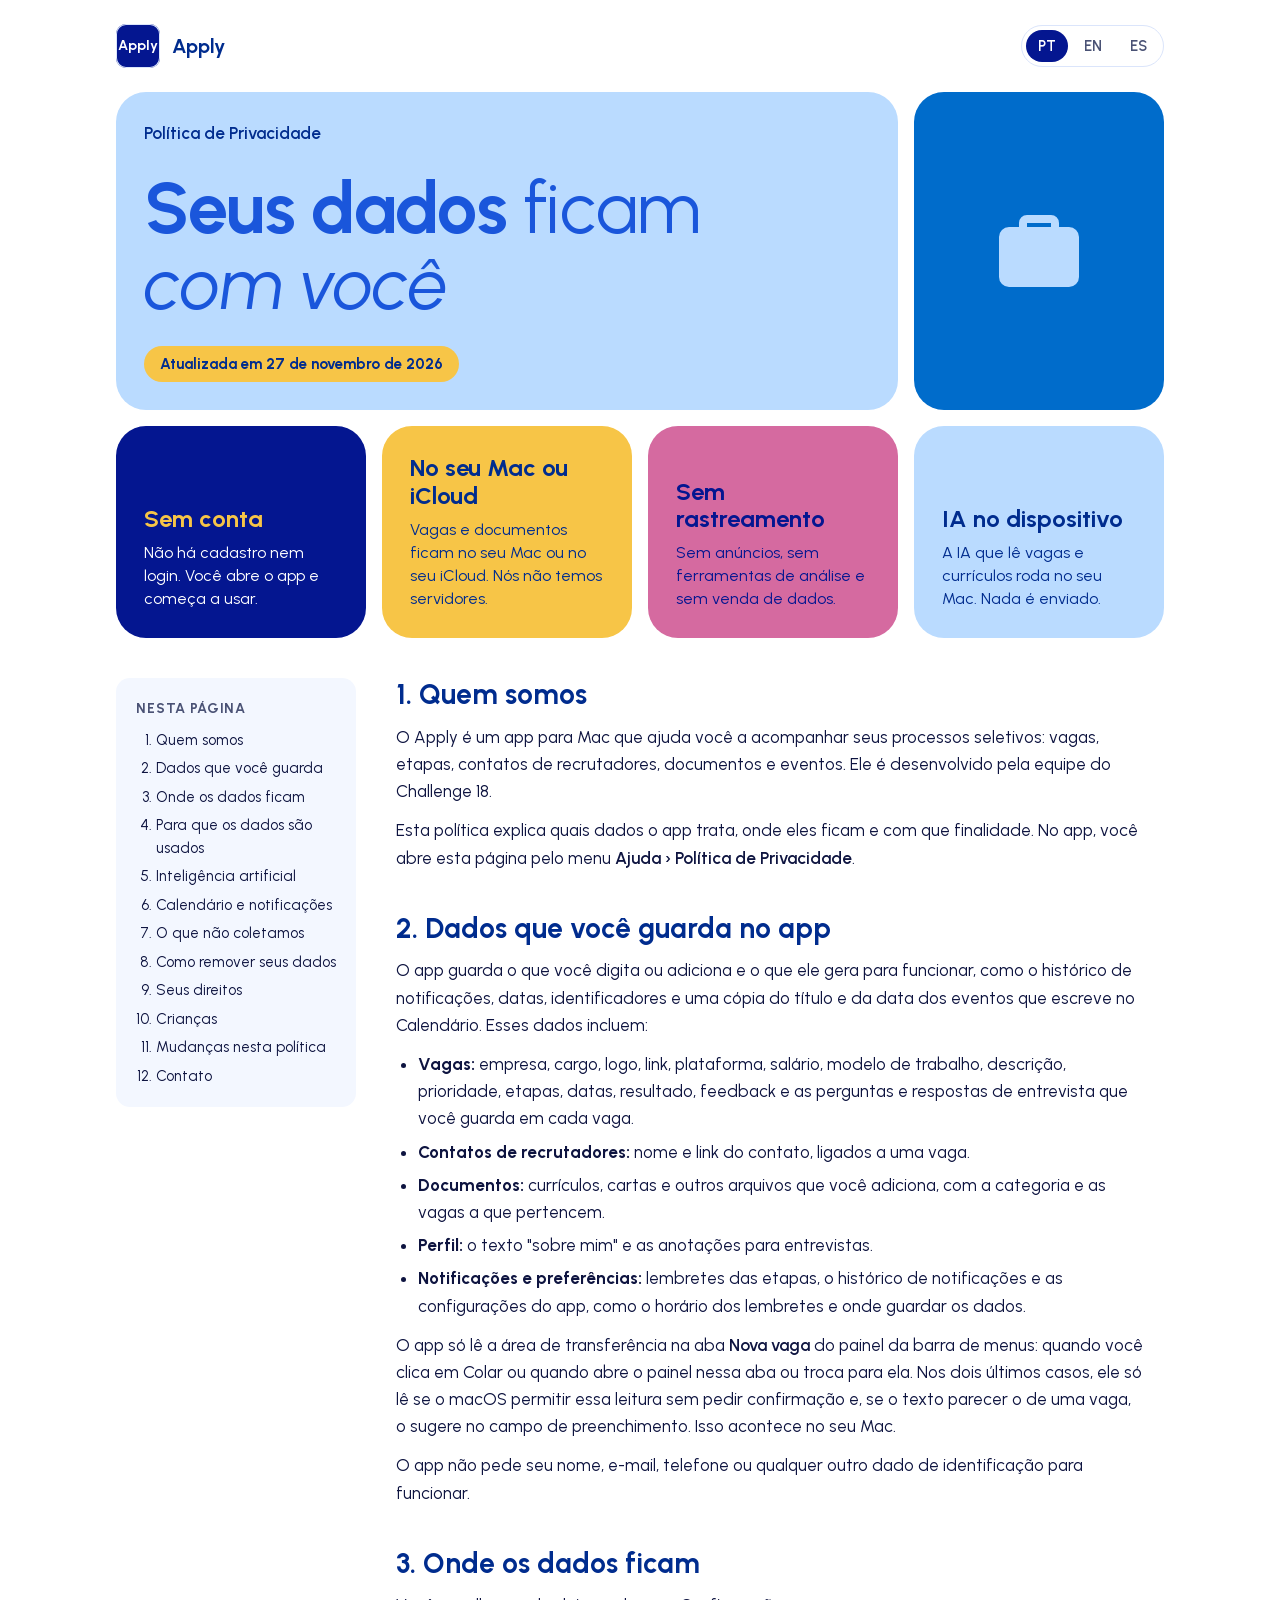
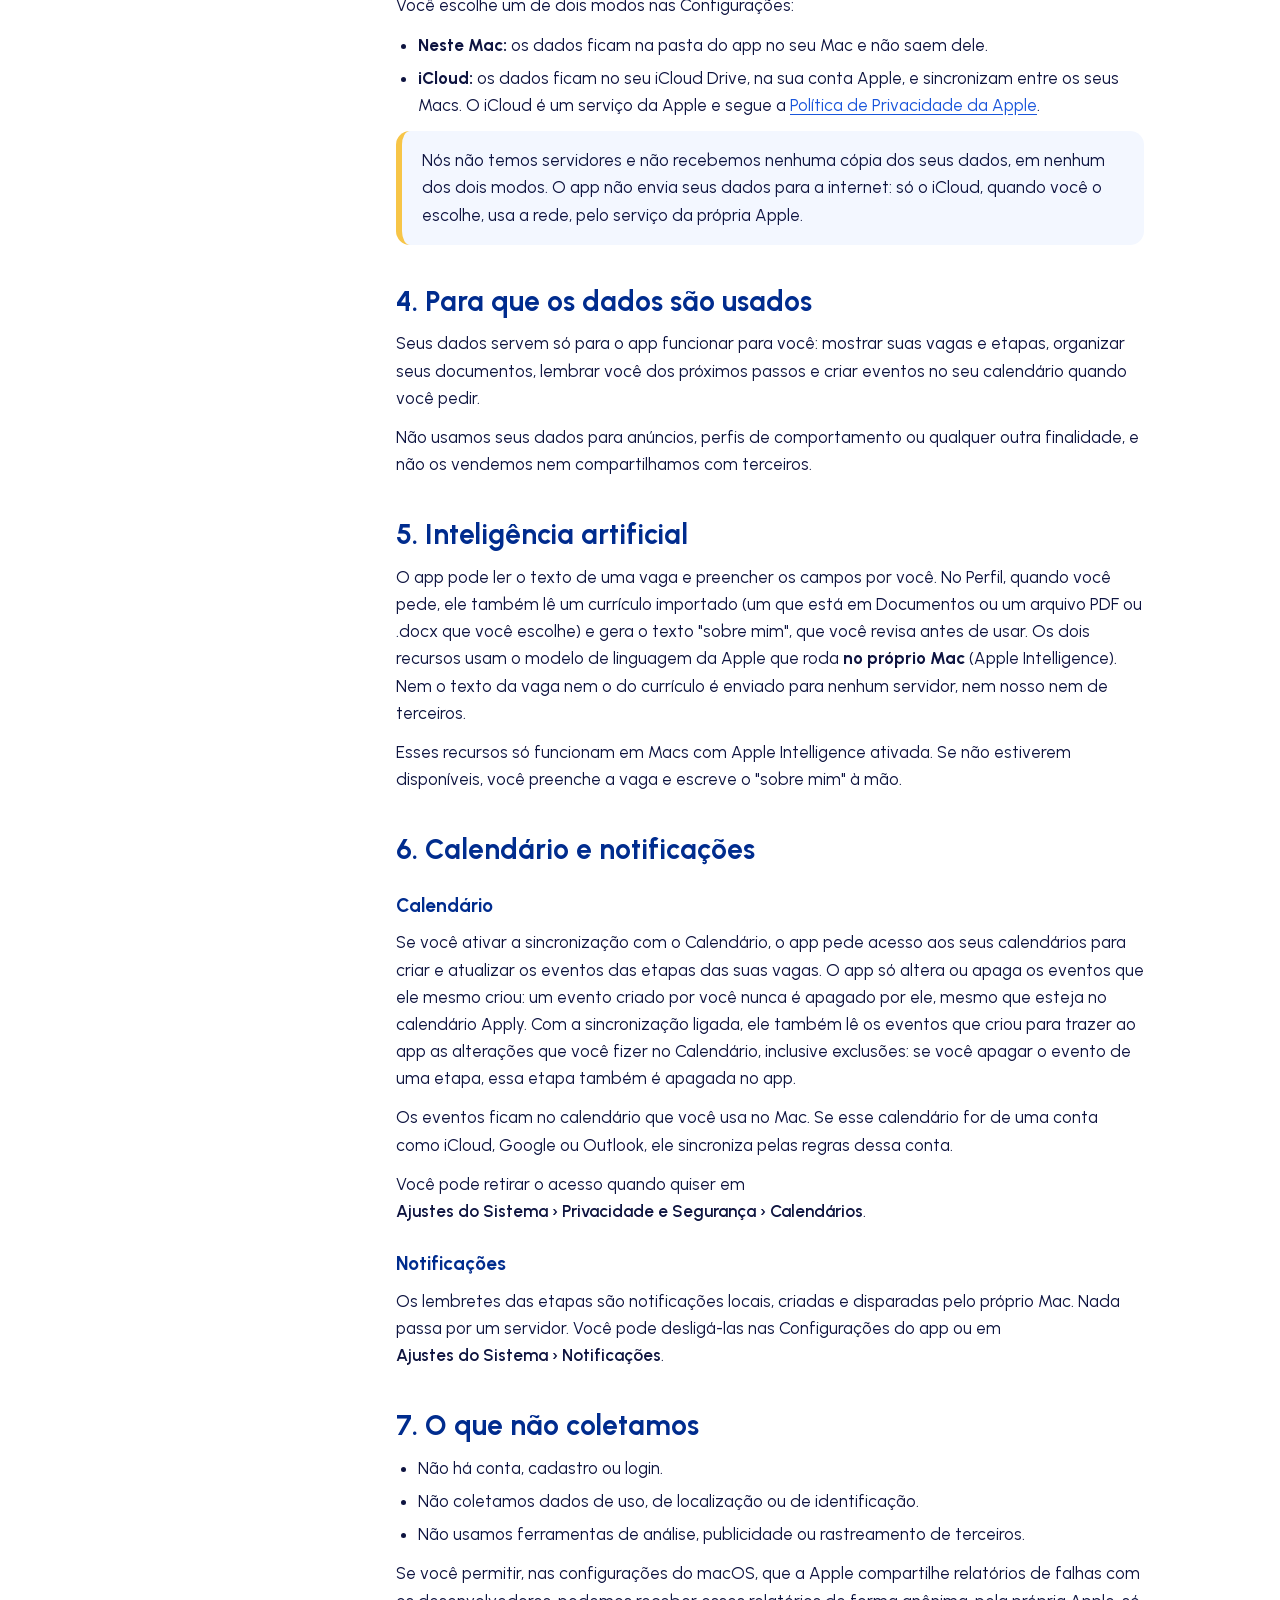
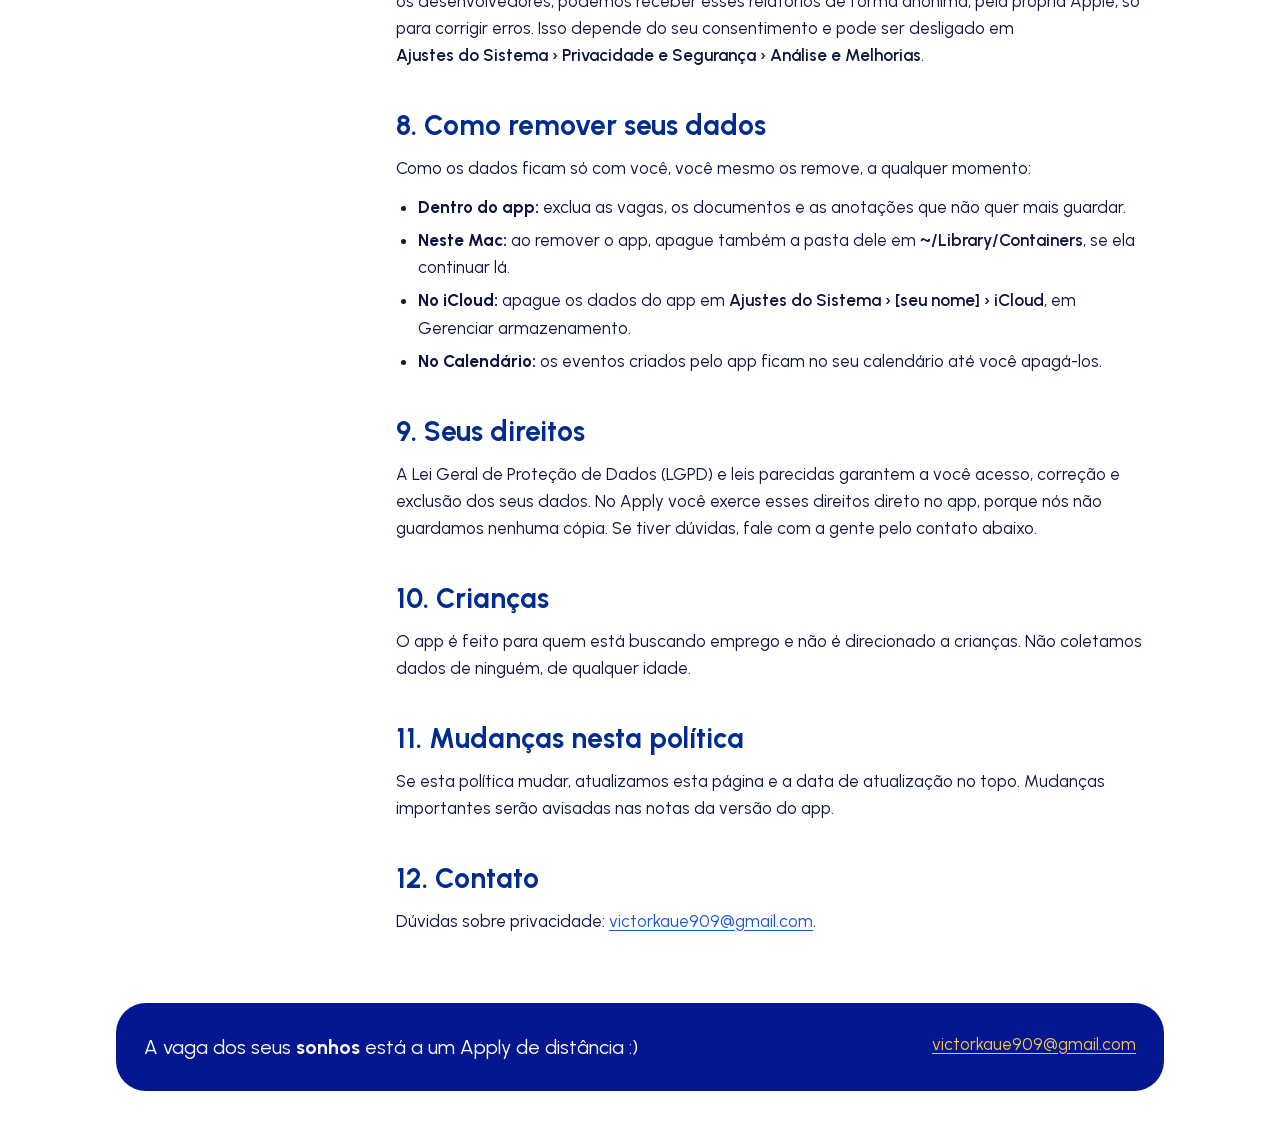
<file: index.html>
<!doctype html>
<html lang="pt-BR">
<head>
  <meta charset="utf-8">
  <meta name="viewport" content="width=device-width, initial-scale=1">
  <title>Política de Privacidade · Apply</title>
  <meta name="description" content="Como o Apply trata os seus dados: sem conta, sem rastreamento, tudo no seu Mac ou no seu iCloud.">
  <meta name="theme-color" content="#041690">
  <link rel="alternate" hreflang="pt-BR" href="https://challenge18-jobmanager.github.io/JobManager-PrivacyPolicy/">
  <link rel="alternate" hreflang="en" href="https://challenge18-jobmanager.github.io/JobManager-PrivacyPolicy/en/">
  <link rel="alternate" hreflang="es" href="https://challenge18-jobmanager.github.io/JobManager-PrivacyPolicy/es/">
  <link rel="alternate" hreflang="x-default" href="https://challenge18-jobmanager.github.io/JobManager-PrivacyPolicy/en/">
  <link rel="icon" href="assets/favicon.svg" type="image/svg+xml">
  <link rel="stylesheet" href="assets/style.css">
</head>
<body>
  <a class="skip-link" href="#politica">Pular para a política</a>

  <div class="page">
    <header class="topbar">
      <span class="brand"><span class="brand-mark" aria-hidden="true">Apply</span>Apply</span>
      <nav aria-label="Idioma">
        <ul class="languages">
          <li><a href="./" lang="pt-BR" aria-current="page">PT</a></li>
          <li><a href="en/" lang="en">EN</a></li>
          <li><a href="es/" lang="es">ES</a></li>
        </ul>
      </nav>
    </header>

    <div class="hero">
      <div class="tile tile-title">
        <p class="eyebrow">Política de Privacidade</p>
        <h1><strong>Seus dados</strong> ficam <em>com você</em></h1>
        <p class="updated">Atualizada em 27 de novembro de 2026</p>
      </div>
      <div class="tile tile-icon" aria-hidden="true">
        <svg viewBox="0 0 24 24"><path d="M9 3h6a2 2 0 0 1 2 2v1h2.5A2.5 2.5 0 0 1 22 8.5v10a2.5 2.5 0 0 1-2.5 2.5h-15A2.5 2.5 0 0 1 2 18.5v-10A2.5 2.5 0 0 1 4.5 6H7V5a2 2 0 0 1 2-2Zm0 2v1h6V5H9Z"/></svg>
      </div>
      <div class="tile tile-fact tile-navy">
        <h2>Sem conta</h2>
        <p>Não há cadastro nem login. Você abre o app e começa a usar.</p>
      </div>
      <div class="tile tile-fact tile-yellow">
        <h2>No seu Mac ou iCloud</h2>
        <p>Vagas e documentos ficam no seu Mac ou no seu iCloud. Nós não temos servidores.</p>
      </div>
      <div class="tile tile-fact tile-pink">
        <h2>Sem rastreamento</h2>
        <p>Sem anúncios, sem ferramentas de análise e sem venda de dados.</p>
      </div>
      <div class="tile tile-fact tile-sky">
        <h2>IA no dispositivo</h2>
        <p>A IA que lê vagas e currículos roda no seu Mac. Nada é enviado.</p>
      </div>
    </div>

    <div class="layout">
      <nav class="toc" aria-label="Nesta página">
        <h2>Nesta página</h2>
        <ol>
          <li><a href="#quem-somos">Quem somos</a></li>
          <li><a href="#dados">Dados que você guarda</a></li>
          <li><a href="#onde">Onde os dados ficam</a></li>
          <li><a href="#finalidade">Para que os dados são usados</a></li>
          <li><a href="#ia">Inteligência artificial</a></li>
          <li><a href="#permissoes">Calendário e notificações</a></li>
          <li><a href="#nao-coletamos">O que não coletamos</a></li>
          <li><a href="#remover">Como remover seus dados</a></li>
          <li><a href="#direitos">Seus direitos</a></li>
          <li><a href="#criancas">Crianças</a></li>
          <li><a href="#mudancas">Mudanças nesta política</a></li>
          <li><a href="#contato">Contato</a></li>
        </ol>
      </nav>

      <main id="politica" class="policy">
        <section id="quem-somos">
          <h2>1. Quem somos</h2>
          <p>O Apply é um app para Mac que ajuda você a acompanhar seus processos seletivos: vagas, etapas, contatos de recrutadores, documentos e eventos. Ele é desenvolvido pela equipe do Challenge 18.</p>
          <p>Esta política explica quais dados o app trata, onde eles ficam e com que finalidade. No app, você abre esta página pelo menu <span class="path">Ajuda › Política de Privacidade</span>.</p>
        </section>

        <section id="dados">
          <h2>2. Dados que você guarda no app</h2>
          <p>O app guarda o que você digita ou adiciona e o que ele gera para funcionar, como o histórico de notificações, datas, identificadores e uma cópia do título e da data dos eventos que escreve no Calendário. Esses dados incluem:</p>
          <ul>
            <li><strong>Vagas:</strong> empresa, cargo, logo, link, plataforma, salário, modelo de trabalho, descrição, prioridade, etapas, datas, resultado, feedback e as perguntas e respostas de entrevista que você guarda em cada vaga.</li>
            <li><strong>Contatos de recrutadores:</strong> nome e link do contato, ligados a uma vaga.</li>
            <li><strong>Documentos:</strong> currículos, cartas e outros arquivos que você adiciona, com a categoria e as vagas a que pertencem.</li>
            <li><strong>Perfil:</strong> o texto "sobre mim" e as anotações para entrevistas.</li>
            <li><strong>Notificações e preferências:</strong> lembretes das etapas, o histórico de notificações e as configurações do app, como o horário dos lembretes e onde guardar os dados.</li>
          </ul>
          <p>O app só lê a área de transferência na aba <span class="path">Nova vaga</span> do painel da barra de menus: quando você clica em Colar ou quando abre o painel nessa aba ou troca para ela. Nos dois últimos casos, ele só lê se o macOS permitir essa leitura sem pedir confirmação e, se o texto parecer o de uma vaga, o sugere no campo de preenchimento. Isso acontece no seu Mac.</p>
          <p>O app não pede seu nome, e-mail, telefone ou qualquer outro dado de identificação para funcionar.</p>
        </section>

        <section id="onde">
          <h2>3. Onde os dados ficam</h2>
          <p>Você escolhe um de dois modos nas Configurações:</p>
          <ul>
            <li><strong>Neste Mac:</strong> os dados ficam na pasta do app no seu Mac e não saem dele.</li>
            <li><strong>iCloud:</strong> os dados ficam no seu iCloud Drive, na sua conta Apple, e sincronizam entre os seus Macs. O iCloud é um serviço da Apple e segue a <a href="https://www.apple.com/br/legal/privacy/">Política de Privacidade da Apple</a>.</li>
          </ul>
          <p class="note">Nós não temos servidores e não recebemos nenhuma cópia dos seus dados, em nenhum dos dois modos. O app não envia seus dados para a internet: só o iCloud, quando você o escolhe, usa a rede, pelo serviço da própria Apple.</p>
        </section>

        <section id="finalidade">
          <h2>4. Para que os dados são usados</h2>
          <p>Seus dados servem só para o app funcionar para você: mostrar suas vagas e etapas, organizar seus documentos, lembrar você dos próximos passos e criar eventos no seu calendário quando você pedir.</p>
          <p>Não usamos seus dados para anúncios, perfis de comportamento ou qualquer outra finalidade, e não os vendemos nem compartilhamos com terceiros.</p>
        </section>

        <section id="ia">
          <h2>5. Inteligência artificial</h2>
          <p>O app pode ler o texto de uma vaga e preencher os campos por você. No Perfil, quando você pede, ele também lê um currículo importado (um que está em Documentos ou um arquivo PDF ou .docx que você escolhe) e gera o texto "sobre mim", que você revisa antes de usar. Os dois recursos usam o modelo de linguagem da Apple que roda <strong>no próprio Mac</strong> (Apple Intelligence). Nem o texto da vaga nem o do currículo é enviado para nenhum servidor, nem nosso nem de terceiros.</p>
          <p>Esses recursos só funcionam em Macs com Apple Intelligence ativada. Se não estiverem disponíveis, você preenche a vaga e escreve o "sobre mim" à mão.</p>
        </section>

        <section id="permissoes">
          <h2>6. Calendário e notificações</h2>
          <h3>Calendário</h3>
          <p>Se você ativar a sincronização com o Calendário, o app pede acesso aos seus calendários para criar e atualizar os eventos das etapas das suas vagas. O app só altera ou apaga os eventos que ele mesmo criou: um evento criado por você nunca é apagado por ele, mesmo que esteja no calendário Apply. Com a sincronização ligada, ele também lê os eventos que criou para trazer ao app as alterações que você fizer no Calendário, inclusive exclusões: se você apagar o evento de uma etapa, essa etapa também é apagada no app.</p>
          <p>Os eventos ficam no calendário que você usa no Mac. Se esse calendário for de uma conta como iCloud, Google ou Outlook, ele sincroniza pelas regras dessa conta.</p>
          <p>Você pode retirar o acesso quando quiser em <span class="path">Ajustes do Sistema › Privacidade e Segurança › Calendários</span>.</p>
          <h3>Notificações</h3>
          <p>Os lembretes das etapas são notificações locais, criadas e disparadas pelo próprio Mac. Nada passa por um servidor. Você pode desligá-las nas Configurações do app ou em <span class="path">Ajustes do Sistema › Notificações</span>.</p>
        </section>

        <section id="nao-coletamos">
          <h2>7. O que não coletamos</h2>
          <ul>
            <li>Não há conta, cadastro ou login.</li>
            <li>Não coletamos dados de uso, de localização ou de identificação.</li>
            <li>Não usamos ferramentas de análise, publicidade ou rastreamento de terceiros.</li>
          </ul>
          <p>Se você permitir, nas configurações do macOS, que a Apple compartilhe relatórios de falhas com os desenvolvedores, podemos receber esses relatórios de forma anônima, pela própria Apple, só para corrigir erros. Isso depende do seu consentimento e pode ser desligado em <span class="path">Ajustes do Sistema › Privacidade e Segurança › Análise e Melhorias</span>.</p>
        </section>

        <section id="remover">
          <h2>8. Como remover seus dados</h2>
          <p>Como os dados ficam só com você, você mesmo os remove, a qualquer momento:</p>
          <ul>
            <li><strong>Dentro do app:</strong> exclua as vagas, os documentos e as anotações que não quer mais guardar.</li>
            <li><strong>Neste Mac:</strong> ao remover o app, apague também a pasta dele em <span class="path">~/Library/Containers</span>, se ela continuar lá.</li>
            <li><strong>No iCloud:</strong> apague os dados do app em <span class="path">Ajustes do Sistema › [seu nome] › iCloud</span>, em Gerenciar armazenamento.</li>
            <li><strong>No Calendário:</strong> os eventos criados pelo app ficam no seu calendário até você apagá-los.</li>
          </ul>
        </section>

        <section id="direitos">
          <h2>9. Seus direitos</h2>
          <p>A Lei Geral de Proteção de Dados (LGPD) e leis parecidas garantem a você acesso, correção e exclusão dos seus dados. No Apply você exerce esses direitos direto no app, porque nós não guardamos nenhuma cópia. Se tiver dúvidas, fale com a gente pelo contato abaixo.</p>
        </section>

        <section id="criancas">
          <h2>10. Crianças</h2>
          <p>O app é feito para quem está buscando emprego e não é direcionado a crianças. Não coletamos dados de ninguém, de qualquer idade.</p>
        </section>

        <section id="mudancas">
          <h2>11. Mudanças nesta política</h2>
          <p>Se esta política mudar, atualizamos esta página e a data de atualização no topo. Mudanças importantes serão avisadas nas notas da versão do app.</p>
        </section>

        <section id="contato">
          <h2>12. Contato</h2>
          <p>Dúvidas sobre privacidade: <a href="mailto:victorkaue909@gmail.com">victorkaue909@gmail.com</a>.</p>
        </section>
      </main>
    </div>

    <footer class="footer">
      <p class="tagline">A vaga dos seus <strong>sonhos</strong> está a um Apply de distância :)</p>
      <p><a href="mailto:victorkaue909@gmail.com">victorkaue909@gmail.com</a></p>
    </footer>
  </div>
</body>
</html>
</file>
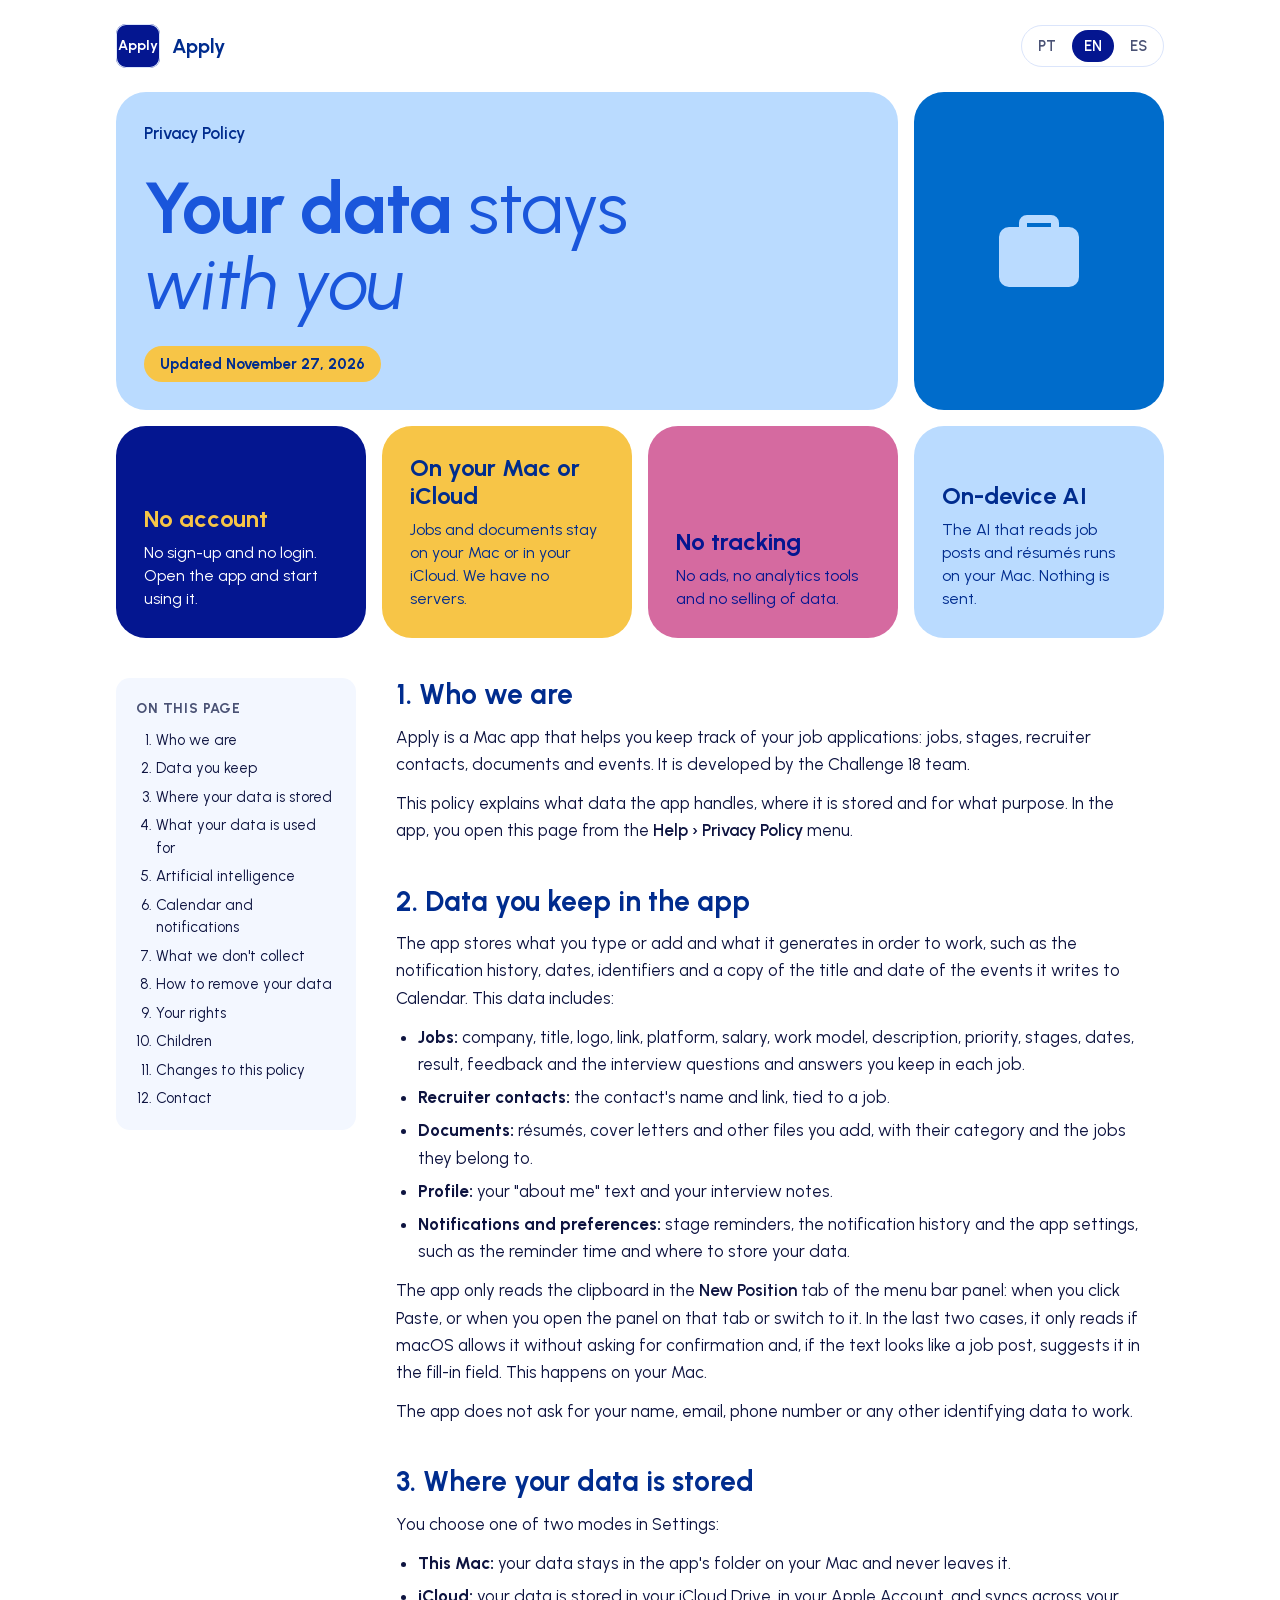
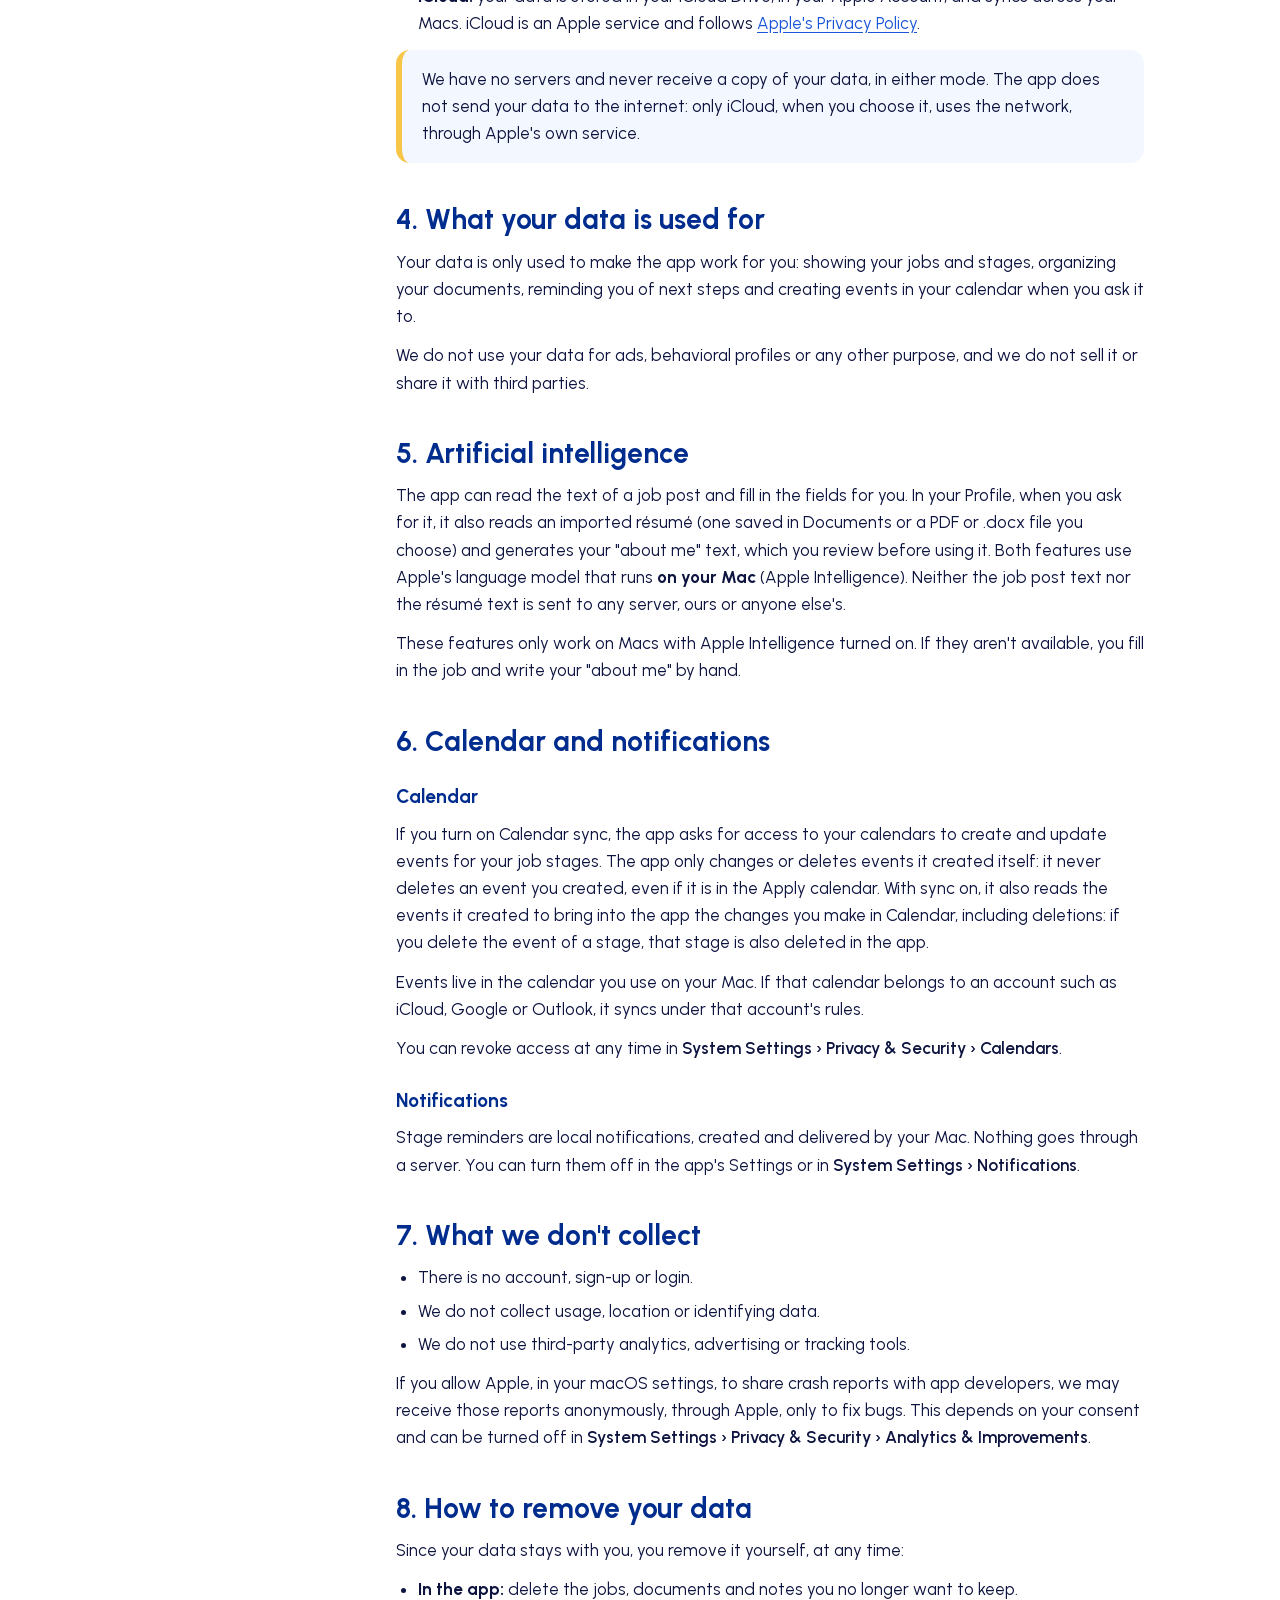
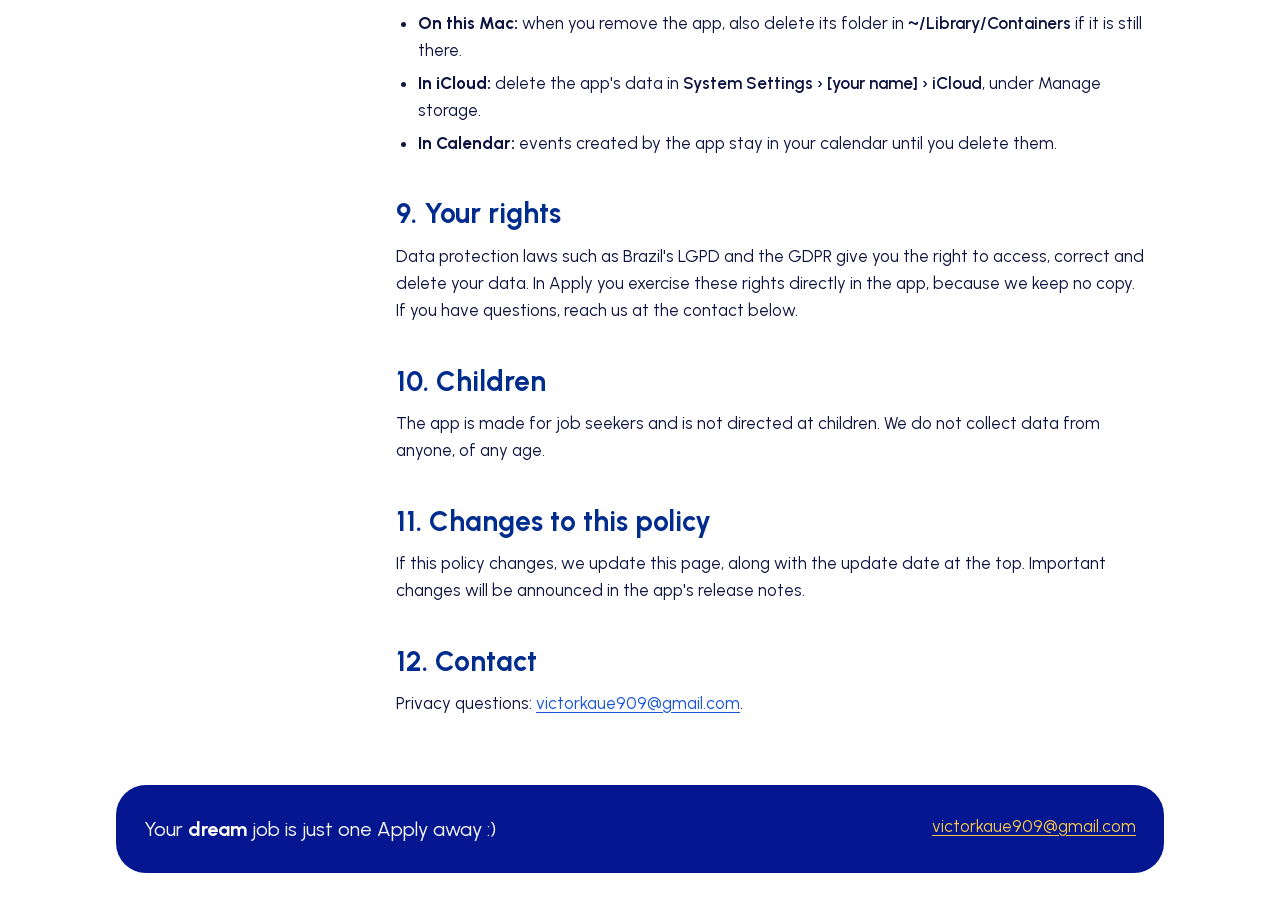
<file: en/index.html>
<!doctype html>
<html lang="en">
<head>
  <meta charset="utf-8">
  <meta name="viewport" content="width=device-width, initial-scale=1">
  <title>Privacy Policy · Apply</title>
  <meta name="description" content="How Apply handles your data: no account, no tracking, everything on your Mac or in your iCloud.">
  <meta name="theme-color" content="#041690">
  <link rel="alternate" hreflang="pt-BR" href="https://challenge18-jobmanager.github.io/JobManager-PrivacyPolicy/">
  <link rel="alternate" hreflang="en" href="https://challenge18-jobmanager.github.io/JobManager-PrivacyPolicy/en/">
  <link rel="alternate" hreflang="es" href="https://challenge18-jobmanager.github.io/JobManager-PrivacyPolicy/es/">
  <link rel="alternate" hreflang="x-default" href="https://challenge18-jobmanager.github.io/JobManager-PrivacyPolicy/en/">
  <link rel="icon" href="../assets/favicon.svg" type="image/svg+xml">
  <link rel="stylesheet" href="../assets/style.css">
</head>
<body>
  <a class="skip-link" href="#policy">Skip to the policy</a>

  <div class="page">
    <header class="topbar">
      <span class="brand"><span class="brand-mark" aria-hidden="true">Apply</span>Apply</span>
      <nav aria-label="Language">
        <ul class="languages">
          <li><a href="../" lang="pt-BR">PT</a></li>
          <li><a href="./" lang="en" aria-current="page">EN</a></li>
          <li><a href="../es/" lang="es">ES</a></li>
        </ul>
      </nav>
    </header>

    <div class="hero">
      <div class="tile tile-title">
        <p class="eyebrow">Privacy Policy</p>
        <h1><strong>Your data</strong> stays <em>with you</em></h1>
        <p class="updated">Updated November 27, 2026</p>
      </div>
      <div class="tile tile-icon" aria-hidden="true">
        <svg viewBox="0 0 24 24"><path d="M9 3h6a2 2 0 0 1 2 2v1h2.5A2.5 2.5 0 0 1 22 8.5v10a2.5 2.5 0 0 1-2.5 2.5h-15A2.5 2.5 0 0 1 2 18.5v-10A2.5 2.5 0 0 1 4.5 6H7V5a2 2 0 0 1 2-2Zm0 2v1h6V5H9Z"/></svg>
      </div>
      <div class="tile tile-fact tile-navy">
        <h2>No account</h2>
        <p>No sign-up and no login. Open the app and start using it.</p>
      </div>
      <div class="tile tile-fact tile-yellow">
        <h2>On your Mac or iCloud</h2>
        <p>Jobs and documents stay on your Mac or in your iCloud. We have no servers.</p>
      </div>
      <div class="tile tile-fact tile-pink">
        <h2>No tracking</h2>
        <p>No ads, no analytics tools and no selling of data.</p>
      </div>
      <div class="tile tile-fact tile-sky">
        <h2>On-device AI</h2>
        <p>The AI that reads job posts and résumés runs on your Mac. Nothing is sent.</p>
      </div>
    </div>

    <div class="layout">
      <nav class="toc" aria-label="On this page">
        <h2>On this page</h2>
        <ol>
          <li><a href="#who-we-are">Who we are</a></li>
          <li><a href="#data">Data you keep</a></li>
          <li><a href="#where">Where your data is stored</a></li>
          <li><a href="#purpose">What your data is used for</a></li>
          <li><a href="#ai">Artificial intelligence</a></li>
          <li><a href="#permissions">Calendar and notifications</a></li>
          <li><a href="#not-collected">What we don't collect</a></li>
          <li><a href="#remove">How to remove your data</a></li>
          <li><a href="#rights">Your rights</a></li>
          <li><a href="#children">Children</a></li>
          <li><a href="#changes">Changes to this policy</a></li>
          <li><a href="#contact">Contact</a></li>
        </ol>
      </nav>

      <main id="policy" class="policy">
        <section id="who-we-are">
          <h2>1. Who we are</h2>
          <p>Apply is a Mac app that helps you keep track of your job applications: jobs, stages, recruiter contacts, documents and events. It is developed by the Challenge 18 team.</p>
          <p>This policy explains what data the app handles, where it is stored and for what purpose. In the app, you open this page from the <span class="path">Help › Privacy Policy</span> menu.</p>
        </section>

        <section id="data">
          <h2>2. Data you keep in the app</h2>
          <p>The app stores what you type or add and what it generates in order to work, such as the notification history, dates, identifiers and a copy of the title and date of the events it writes to Calendar. This data includes:</p>
          <ul>
            <li><strong>Jobs:</strong> company, title, logo, link, platform, salary, work model, description, priority, stages, dates, result, feedback and the interview questions and answers you keep in each job.</li>
            <li><strong>Recruiter contacts:</strong> the contact's name and link, tied to a job.</li>
            <li><strong>Documents:</strong> résumés, cover letters and other files you add, with their category and the jobs they belong to.</li>
            <li><strong>Profile:</strong> your "about me" text and your interview notes.</li>
            <li><strong>Notifications and preferences:</strong> stage reminders, the notification history and the app settings, such as the reminder time and where to store your data.</li>
          </ul>
          <p>The app only reads the clipboard in the <span class="path">New Position</span> tab of the menu bar panel: when you click Paste, or when you open the panel on that tab or switch to it. In the last two cases, it only reads if macOS allows it without asking for confirmation and, if the text looks like a job post, suggests it in the fill-in field. This happens on your Mac.</p>
          <p>The app does not ask for your name, email, phone number or any other identifying data to work.</p>
        </section>

        <section id="where">
          <h2>3. Where your data is stored</h2>
          <p>You choose one of two modes in Settings:</p>
          <ul>
            <li><strong>This Mac:</strong> your data stays in the app's folder on your Mac and never leaves it.</li>
            <li><strong>iCloud:</strong> your data is stored in your iCloud Drive, in your Apple Account, and syncs across your Macs. iCloud is an Apple service and follows <a href="https://www.apple.com/legal/privacy/">Apple's Privacy Policy</a>.</li>
          </ul>
          <p class="note">We have no servers and never receive a copy of your data, in either mode. The app does not send your data to the internet: only iCloud, when you choose it, uses the network, through Apple's own service.</p>
        </section>

        <section id="purpose">
          <h2>4. What your data is used for</h2>
          <p>Your data is only used to make the app work for you: showing your jobs and stages, organizing your documents, reminding you of next steps and creating events in your calendar when you ask it to.</p>
          <p>We do not use your data for ads, behavioral profiles or any other purpose, and we do not sell it or share it with third parties.</p>
        </section>

        <section id="ai">
          <h2>5. Artificial intelligence</h2>
          <p>The app can read the text of a job post and fill in the fields for you. In your Profile, when you ask for it, it also reads an imported résumé (one saved in Documents or a PDF or .docx file you choose) and generates your "about me" text, which you review before using it. Both features use Apple's language model that runs <strong>on your Mac</strong> (Apple Intelligence). Neither the job post text nor the résumé text is sent to any server, ours or anyone else's.</p>
          <p>These features only work on Macs with Apple Intelligence turned on. If they aren't available, you fill in the job and write your "about me" by hand.</p>
        </section>

        <section id="permissions">
          <h2>6. Calendar and notifications</h2>
          <h3>Calendar</h3>
          <p>If you turn on Calendar sync, the app asks for access to your calendars to create and update events for your job stages. The app only changes or deletes events it created itself: it never deletes an event you created, even if it is in the Apply calendar. With sync on, it also reads the events it created to bring into the app the changes you make in Calendar, including deletions: if you delete the event of a stage, that stage is also deleted in the app.</p>
          <p>Events live in the calendar you use on your Mac. If that calendar belongs to an account such as iCloud, Google or Outlook, it syncs under that account's rules.</p>
          <p>You can revoke access at any time in <span class="path">System Settings › Privacy &amp; Security › Calendars</span>.</p>
          <h3>Notifications</h3>
          <p>Stage reminders are local notifications, created and delivered by your Mac. Nothing goes through a server. You can turn them off in the app's Settings or in <span class="path">System Settings › Notifications</span>.</p>
        </section>

        <section id="not-collected">
          <h2>7. What we don't collect</h2>
          <ul>
            <li>There is no account, sign-up or login.</li>
            <li>We do not collect usage, location or identifying data.</li>
            <li>We do not use third-party analytics, advertising or tracking tools.</li>
          </ul>
          <p>If you allow Apple, in your macOS settings, to share crash reports with app developers, we may receive those reports anonymously, through Apple, only to fix bugs. This depends on your consent and can be turned off in <span class="path">System Settings › Privacy &amp; Security › Analytics &amp; Improvements</span>.</p>
        </section>

        <section id="remove">
          <h2>8. How to remove your data</h2>
          <p>Since your data stays with you, you remove it yourself, at any time:</p>
          <ul>
            <li><strong>In the app:</strong> delete the jobs, documents and notes you no longer want to keep.</li>
            <li><strong>On this Mac:</strong> when you remove the app, also delete its folder in <span class="path">~/Library/Containers</span> if it is still there.</li>
            <li><strong>In iCloud:</strong> delete the app's data in <span class="path">System Settings › [your name] › iCloud</span>, under Manage storage.</li>
            <li><strong>In Calendar:</strong> events created by the app stay in your calendar until you delete them.</li>
          </ul>
        </section>

        <section id="rights">
          <h2>9. Your rights</h2>
          <p>Data protection laws such as Brazil's LGPD and the GDPR give you the right to access, correct and delete your data. In Apply you exercise these rights directly in the app, because we keep no copy. If you have questions, reach us at the contact below.</p>
        </section>

        <section id="children">
          <h2>10. Children</h2>
          <p>The app is made for job seekers and is not directed at children. We do not collect data from anyone, of any age.</p>
        </section>

        <section id="changes">
          <h2>11. Changes to this policy</h2>
          <p>If this policy changes, we update this page, along with the update date at the top. Important changes will be announced in the app's release notes.</p>
        </section>

        <section id="contact">
          <h2>12. Contact</h2>
          <p>Privacy questions: <a href="mailto:victorkaue909@gmail.com">victorkaue909@gmail.com</a>.</p>
        </section>
      </main>
    </div>

    <footer class="footer">
      <p class="tagline">Your <strong>dream</strong> job is just one Apply away :)</p>
      <p><a href="mailto:victorkaue909@gmail.com">victorkaue909@gmail.com</a></p>
    </footer>
  </div>
</body>
</html>
</file>
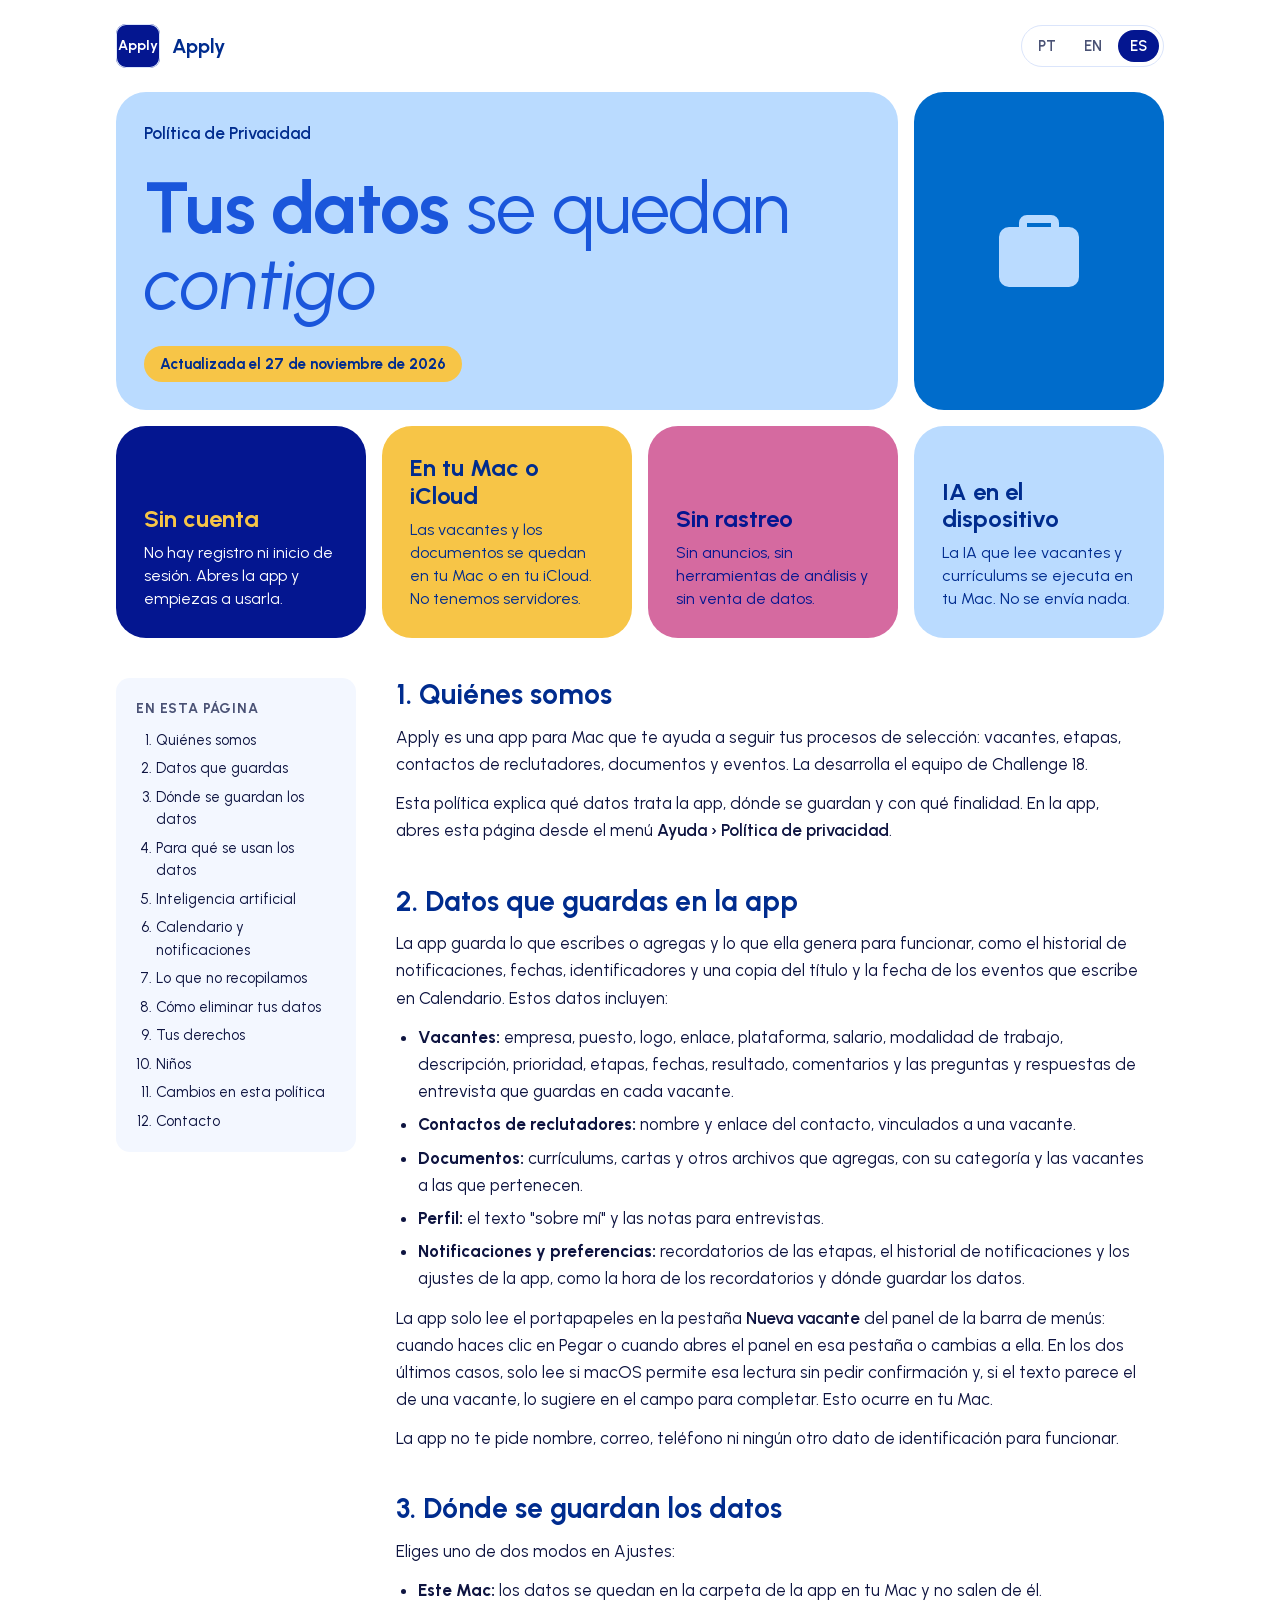
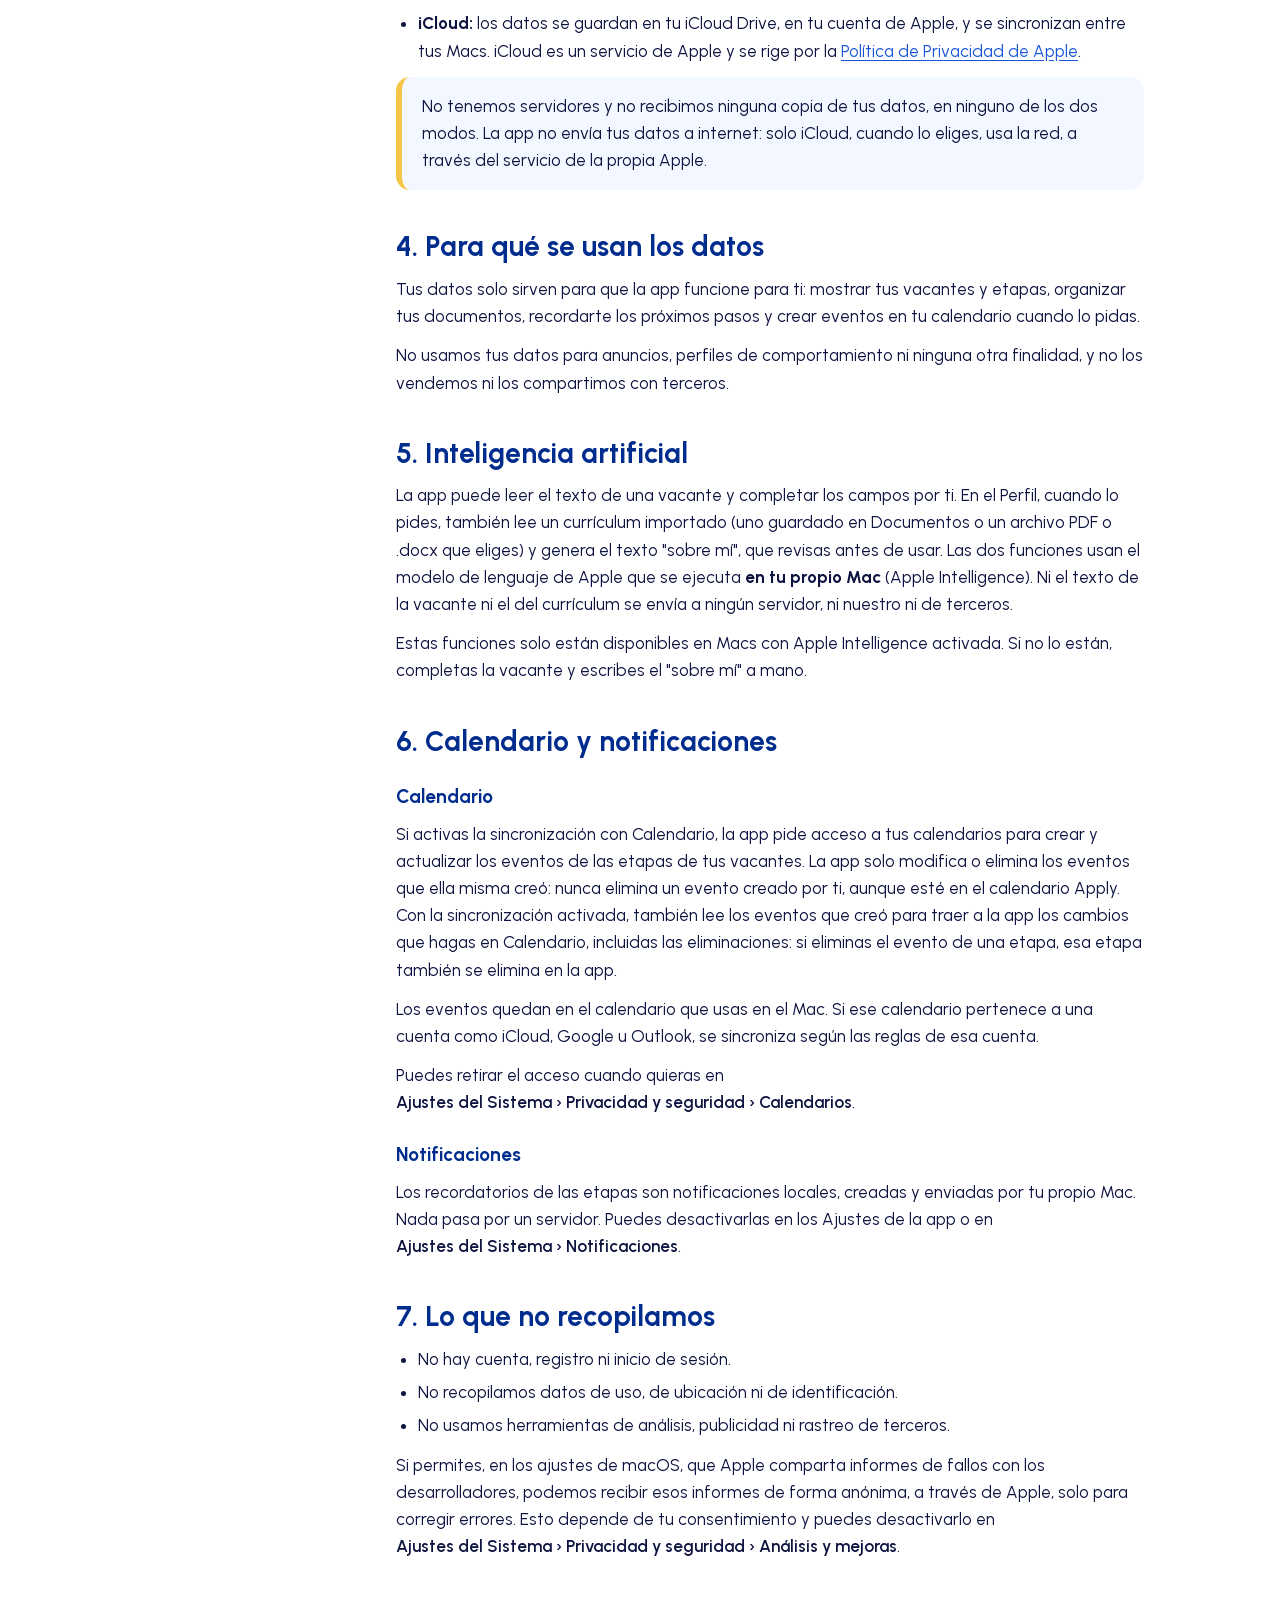
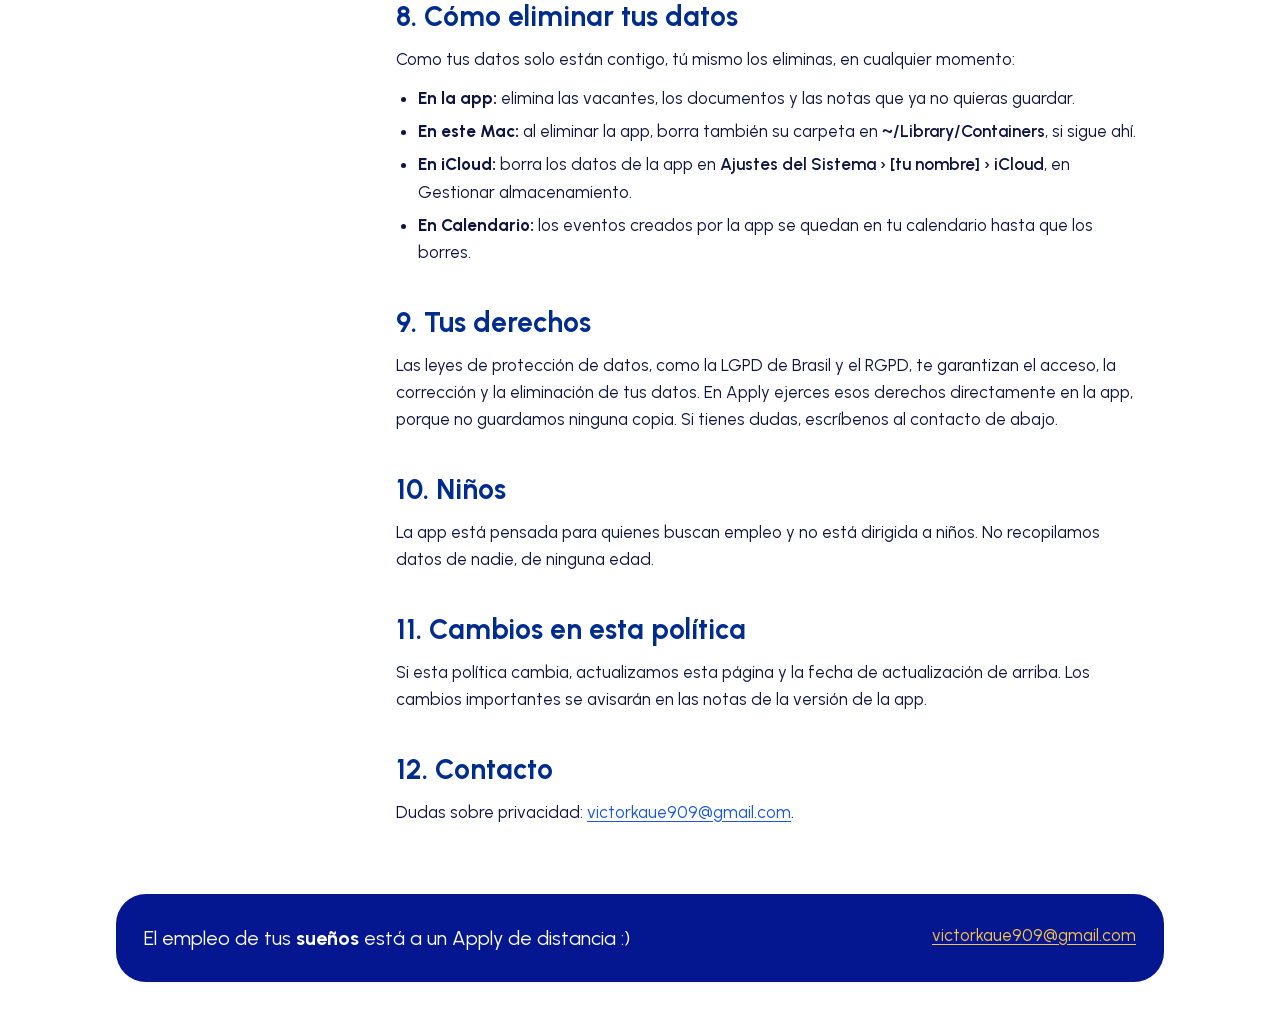
<file: es/index.html>
<!doctype html>
<html lang="es">
<head>
  <meta charset="utf-8">
  <meta name="viewport" content="width=device-width, initial-scale=1">
  <title>Política de Privacidad · Apply</title>
  <meta name="description" content="Cómo Apply trata tus datos: sin cuenta, sin rastreo, todo en tu Mac o en tu iCloud.">
  <meta name="theme-color" content="#041690">
  <link rel="alternate" hreflang="pt-BR" href="https://challenge18-jobmanager.github.io/JobManager-PrivacyPolicy/">
  <link rel="alternate" hreflang="en" href="https://challenge18-jobmanager.github.io/JobManager-PrivacyPolicy/en/">
  <link rel="alternate" hreflang="es" href="https://challenge18-jobmanager.github.io/JobManager-PrivacyPolicy/es/">
  <link rel="alternate" hreflang="x-default" href="https://challenge18-jobmanager.github.io/JobManager-PrivacyPolicy/en/">
  <link rel="icon" href="../assets/favicon.svg" type="image/svg+xml">
  <link rel="stylesheet" href="../assets/style.css">
</head>
<body>
  <a class="skip-link" href="#politica">Ir a la política</a>

  <div class="page">
    <header class="topbar">
      <span class="brand"><span class="brand-mark" aria-hidden="true">Apply</span>Apply</span>
      <nav aria-label="Idioma">
        <ul class="languages">
          <li><a href="../" lang="pt-BR">PT</a></li>
          <li><a href="../en/" lang="en">EN</a></li>
          <li><a href="./" lang="es" aria-current="page">ES</a></li>
        </ul>
      </nav>
    </header>

    <div class="hero">
      <div class="tile tile-title">
        <p class="eyebrow">Política de Privacidad</p>
        <h1><strong>Tus datos</strong> se quedan <em>contigo</em></h1>
        <p class="updated">Actualizada el 27 de noviembre de 2026</p>
      </div>
      <div class="tile tile-icon" aria-hidden="true">
        <svg viewBox="0 0 24 24"><path d="M9 3h6a2 2 0 0 1 2 2v1h2.5A2.5 2.5 0 0 1 22 8.5v10a2.5 2.5 0 0 1-2.5 2.5h-15A2.5 2.5 0 0 1 2 18.5v-10A2.5 2.5 0 0 1 4.5 6H7V5a2 2 0 0 1 2-2Zm0 2v1h6V5H9Z"/></svg>
      </div>
      <div class="tile tile-fact tile-navy">
        <h2>Sin cuenta</h2>
        <p>No hay registro ni inicio de sesión. Abres la app y empiezas a usarla.</p>
      </div>
      <div class="tile tile-fact tile-yellow">
        <h2>En tu Mac o iCloud</h2>
        <p>Las vacantes y los documentos se quedan en tu Mac o en tu iCloud. No tenemos servidores.</p>
      </div>
      <div class="tile tile-fact tile-pink">
        <h2>Sin rastreo</h2>
        <p>Sin anuncios, sin herramientas de análisis y sin venta de datos.</p>
      </div>
      <div class="tile tile-fact tile-sky">
        <h2>IA en el dispositivo</h2>
        <p>La IA que lee vacantes y currículums se ejecuta en tu Mac. No se envía nada.</p>
      </div>
    </div>

    <div class="layout">
      <nav class="toc" aria-label="En esta página">
        <h2>En esta página</h2>
        <ol>
          <li><a href="#quienes-somos">Quiénes somos</a></li>
          <li><a href="#datos">Datos que guardas</a></li>
          <li><a href="#donde">Dónde se guardan los datos</a></li>
          <li><a href="#finalidad">Para qué se usan los datos</a></li>
          <li><a href="#ia">Inteligencia artificial</a></li>
          <li><a href="#permisos">Calendario y notificaciones</a></li>
          <li><a href="#no-recopilamos">Lo que no recopilamos</a></li>
          <li><a href="#eliminar">Cómo eliminar tus datos</a></li>
          <li><a href="#derechos">Tus derechos</a></li>
          <li><a href="#ninos">Niños</a></li>
          <li><a href="#cambios">Cambios en esta política</a></li>
          <li><a href="#contacto">Contacto</a></li>
        </ol>
      </nav>

      <main id="politica" class="policy">
        <section id="quienes-somos">
          <h2>1. Quiénes somos</h2>
          <p>Apply es una app para Mac que te ayuda a seguir tus procesos de selección: vacantes, etapas, contactos de reclutadores, documentos y eventos. La desarrolla el equipo de Challenge 18.</p>
          <p>Esta política explica qué datos trata la app, dónde se guardan y con qué finalidad. En la app, abres esta página desde el menú <span class="path">Ayuda › Política de privacidad</span>.</p>
        </section>

        <section id="datos">
          <h2>2. Datos que guardas en la app</h2>
          <p>La app guarda lo que escribes o agregas y lo que ella genera para funcionar, como el historial de notificaciones, fechas, identificadores y una copia del título y la fecha de los eventos que escribe en Calendario. Estos datos incluyen:</p>
          <ul>
            <li><strong>Vacantes:</strong> empresa, puesto, logo, enlace, plataforma, salario, modalidad de trabajo, descripción, prioridad, etapas, fechas, resultado, comentarios y las preguntas y respuestas de entrevista que guardas en cada vacante.</li>
            <li><strong>Contactos de reclutadores:</strong> nombre y enlace del contacto, vinculados a una vacante.</li>
            <li><strong>Documentos:</strong> currículums, cartas y otros archivos que agregas, con su categoría y las vacantes a las que pertenecen.</li>
            <li><strong>Perfil:</strong> el texto "sobre mí" y las notas para entrevistas.</li>
            <li><strong>Notificaciones y preferencias:</strong> recordatorios de las etapas, el historial de notificaciones y los ajustes de la app, como la hora de los recordatorios y dónde guardar los datos.</li>
          </ul>
          <p>La app solo lee el portapapeles en la pestaña <span class="path">Nueva vacante</span> del panel de la barra de menús: cuando haces clic en Pegar o cuando abres el panel en esa pestaña o cambias a ella. En los dos últimos casos, solo lee si macOS permite esa lectura sin pedir confirmación y, si el texto parece el de una vacante, lo sugiere en el campo para completar. Esto ocurre en tu Mac.</p>
          <p>La app no te pide nombre, correo, teléfono ni ningún otro dato de identificación para funcionar.</p>
        </section>

        <section id="donde">
          <h2>3. Dónde se guardan los datos</h2>
          <p>Eliges uno de dos modos en Ajustes:</p>
          <ul>
            <li><strong>Este Mac:</strong> los datos se quedan en la carpeta de la app en tu Mac y no salen de él.</li>
            <li><strong>iCloud:</strong> los datos se guardan en tu iCloud Drive, en tu cuenta de Apple, y se sincronizan entre tus Macs. iCloud es un servicio de Apple y se rige por la <a href="https://www.apple.com/es/legal/privacy/">Política de Privacidad de Apple</a>.</li>
          </ul>
          <p class="note">No tenemos servidores y no recibimos ninguna copia de tus datos, en ninguno de los dos modos. La app no envía tus datos a internet: solo iCloud, cuando lo eliges, usa la red, a través del servicio de la propia Apple.</p>
        </section>

        <section id="finalidad">
          <h2>4. Para qué se usan los datos</h2>
          <p>Tus datos solo sirven para que la app funcione para ti: mostrar tus vacantes y etapas, organizar tus documentos, recordarte los próximos pasos y crear eventos en tu calendario cuando lo pidas.</p>
          <p>No usamos tus datos para anuncios, perfiles de comportamiento ni ninguna otra finalidad, y no los vendemos ni los compartimos con terceros.</p>
        </section>

        <section id="ia">
          <h2>5. Inteligencia artificial</h2>
          <p>La app puede leer el texto de una vacante y completar los campos por ti. En el Perfil, cuando lo pides, también lee un currículum importado (uno guardado en Documentos o un archivo PDF o .docx que eliges) y genera el texto "sobre mí", que revisas antes de usar. Las dos funciones usan el modelo de lenguaje de Apple que se ejecuta <strong>en tu propio Mac</strong> (Apple Intelligence). Ni el texto de la vacante ni el del currículum se envía a ningún servidor, ni nuestro ni de terceros.</p>
          <p>Estas funciones solo están disponibles en Macs con Apple Intelligence activada. Si no lo están, completas la vacante y escribes el "sobre mí" a mano.</p>
        </section>

        <section id="permisos">
          <h2>6. Calendario y notificaciones</h2>
          <h3>Calendario</h3>
          <p>Si activas la sincronización con Calendario, la app pide acceso a tus calendarios para crear y actualizar los eventos de las etapas de tus vacantes. La app solo modifica o elimina los eventos que ella misma creó: nunca elimina un evento creado por ti, aunque esté en el calendario Apply. Con la sincronización activada, también lee los eventos que creó para traer a la app los cambios que hagas en Calendario, incluidas las eliminaciones: si eliminas el evento de una etapa, esa etapa también se elimina en la app.</p>
          <p>Los eventos quedan en el calendario que usas en el Mac. Si ese calendario pertenece a una cuenta como iCloud, Google u Outlook, se sincroniza según las reglas de esa cuenta.</p>
          <p>Puedes retirar el acceso cuando quieras en <span class="path">Ajustes del Sistema › Privacidad y seguridad › Calendarios</span>.</p>
          <h3>Notificaciones</h3>
          <p>Los recordatorios de las etapas son notificaciones locales, creadas y enviadas por tu propio Mac. Nada pasa por un servidor. Puedes desactivarlas en los Ajustes de la app o en <span class="path">Ajustes del Sistema › Notificaciones</span>.</p>
        </section>

        <section id="no-recopilamos">
          <h2>7. Lo que no recopilamos</h2>
          <ul>
            <li>No hay cuenta, registro ni inicio de sesión.</li>
            <li>No recopilamos datos de uso, de ubicación ni de identificación.</li>
            <li>No usamos herramientas de análisis, publicidad ni rastreo de terceros.</li>
          </ul>
          <p>Si permites, en los ajustes de macOS, que Apple comparta informes de fallos con los desarrolladores, podemos recibir esos informes de forma anónima, a través de Apple, solo para corregir errores. Esto depende de tu consentimiento y puedes desactivarlo en <span class="path">Ajustes del Sistema › Privacidad y seguridad › Análisis y mejoras</span>.</p>
        </section>

        <section id="eliminar">
          <h2>8. Cómo eliminar tus datos</h2>
          <p>Como tus datos solo están contigo, tú mismo los eliminas, en cualquier momento:</p>
          <ul>
            <li><strong>En la app:</strong> elimina las vacantes, los documentos y las notas que ya no quieras guardar.</li>
            <li><strong>En este Mac:</strong> al eliminar la app, borra también su carpeta en <span class="path">~/Library/Containers</span>, si sigue ahí.</li>
            <li><strong>En iCloud:</strong> borra los datos de la app en <span class="path">Ajustes del Sistema › [tu nombre] › iCloud</span>, en Gestionar almacenamiento.</li>
            <li><strong>En Calendario:</strong> los eventos creados por la app se quedan en tu calendario hasta que los borres.</li>
          </ul>
        </section>

        <section id="derechos">
          <h2>9. Tus derechos</h2>
          <p>Las leyes de protección de datos, como la LGPD de Brasil y el RGPD, te garantizan el acceso, la corrección y la eliminación de tus datos. En Apply ejerces esos derechos directamente en la app, porque no guardamos ninguna copia. Si tienes dudas, escríbenos al contacto de abajo.</p>
        </section>

        <section id="ninos">
          <h2>10. Niños</h2>
          <p>La app está pensada para quienes buscan empleo y no está dirigida a niños. No recopilamos datos de nadie, de ninguna edad.</p>
        </section>

        <section id="cambios">
          <h2>11. Cambios en esta política</h2>
          <p>Si esta política cambia, actualizamos esta página y la fecha de actualización de arriba. Los cambios importantes se avisarán en las notas de la versión de la app.</p>
        </section>

        <section id="contacto">
          <h2>12. Contacto</h2>
          <p>Dudas sobre privacidad: <a href="mailto:victorkaue909@gmail.com">victorkaue909@gmail.com</a>.</p>
        </section>
      </main>
    </div>

    <footer class="footer">
      <p class="tagline">El empleo de tus <strong>sueños</strong> está a un Apply de distancia :)</p>
      <p><a href="mailto:victorkaue909@gmail.com">victorkaue909@gmail.com</a></p>
    </footer>
  </div>
</body>
</html>
</file>
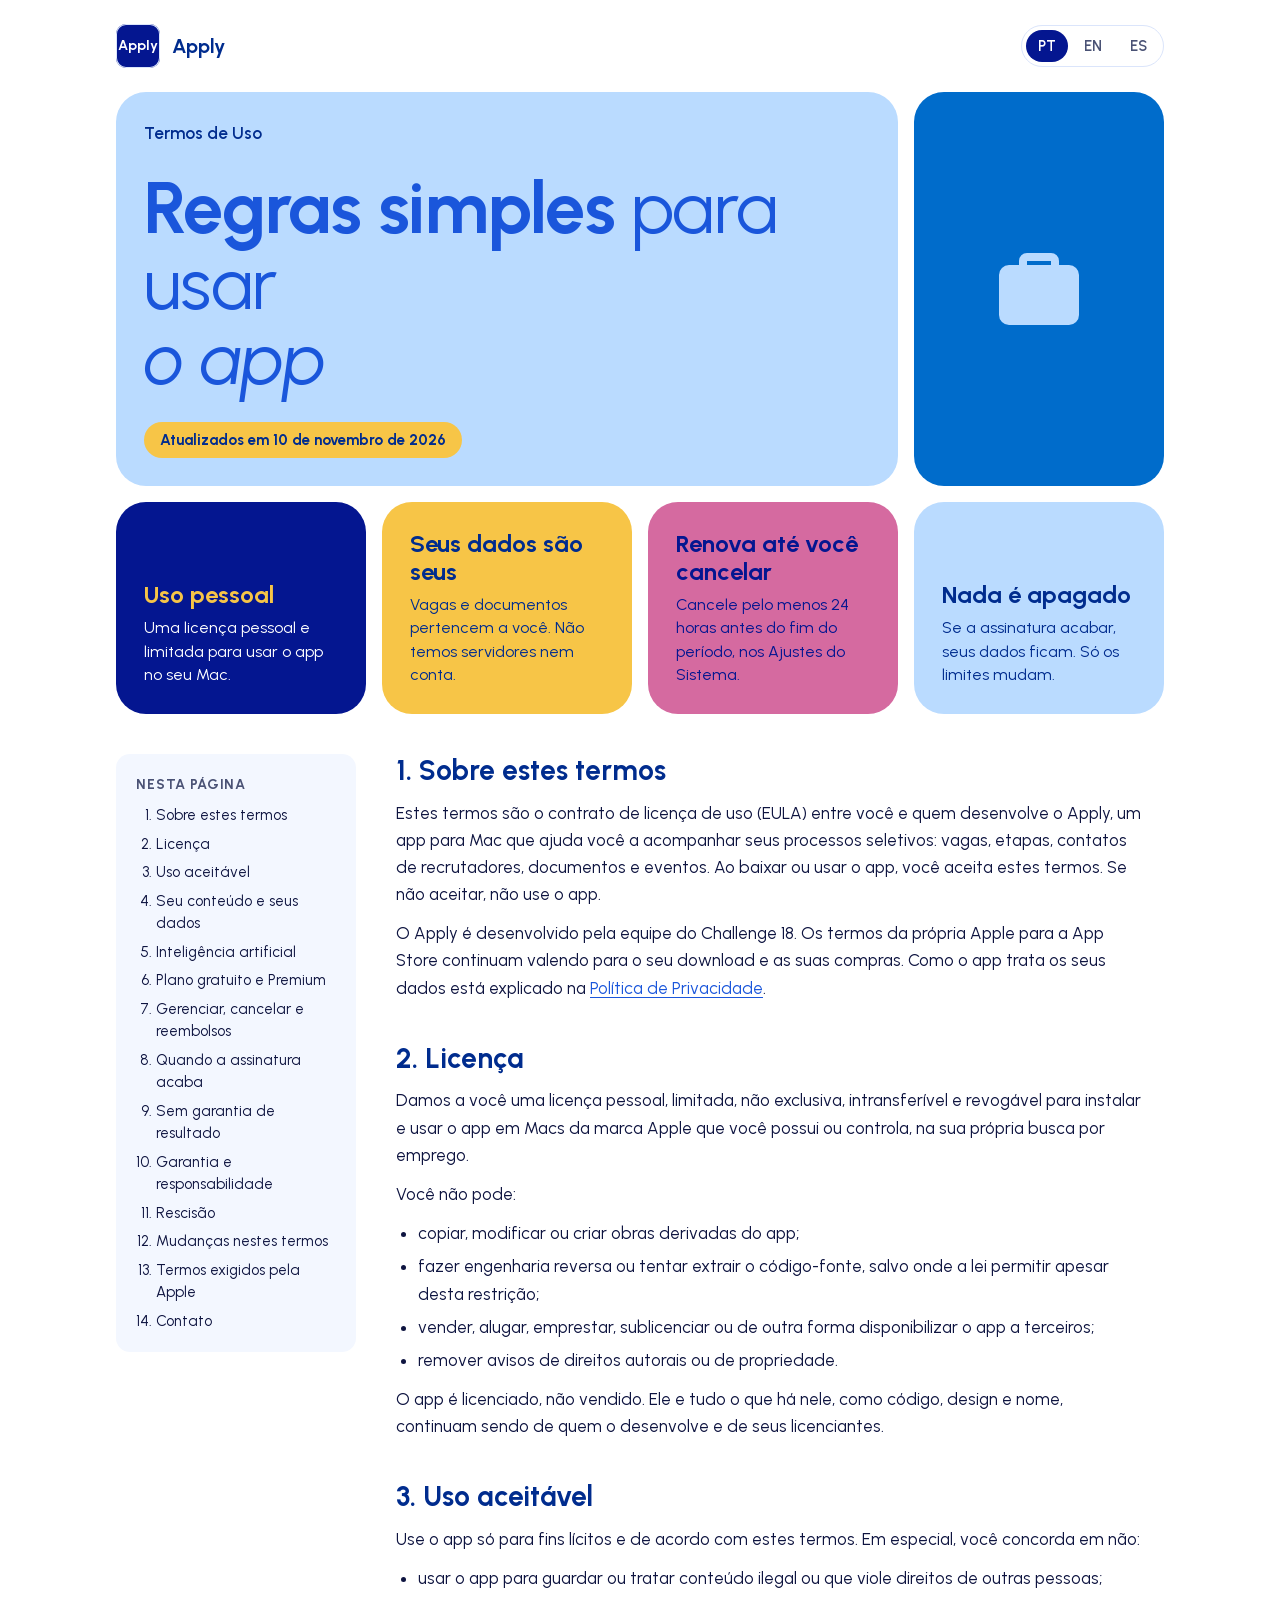
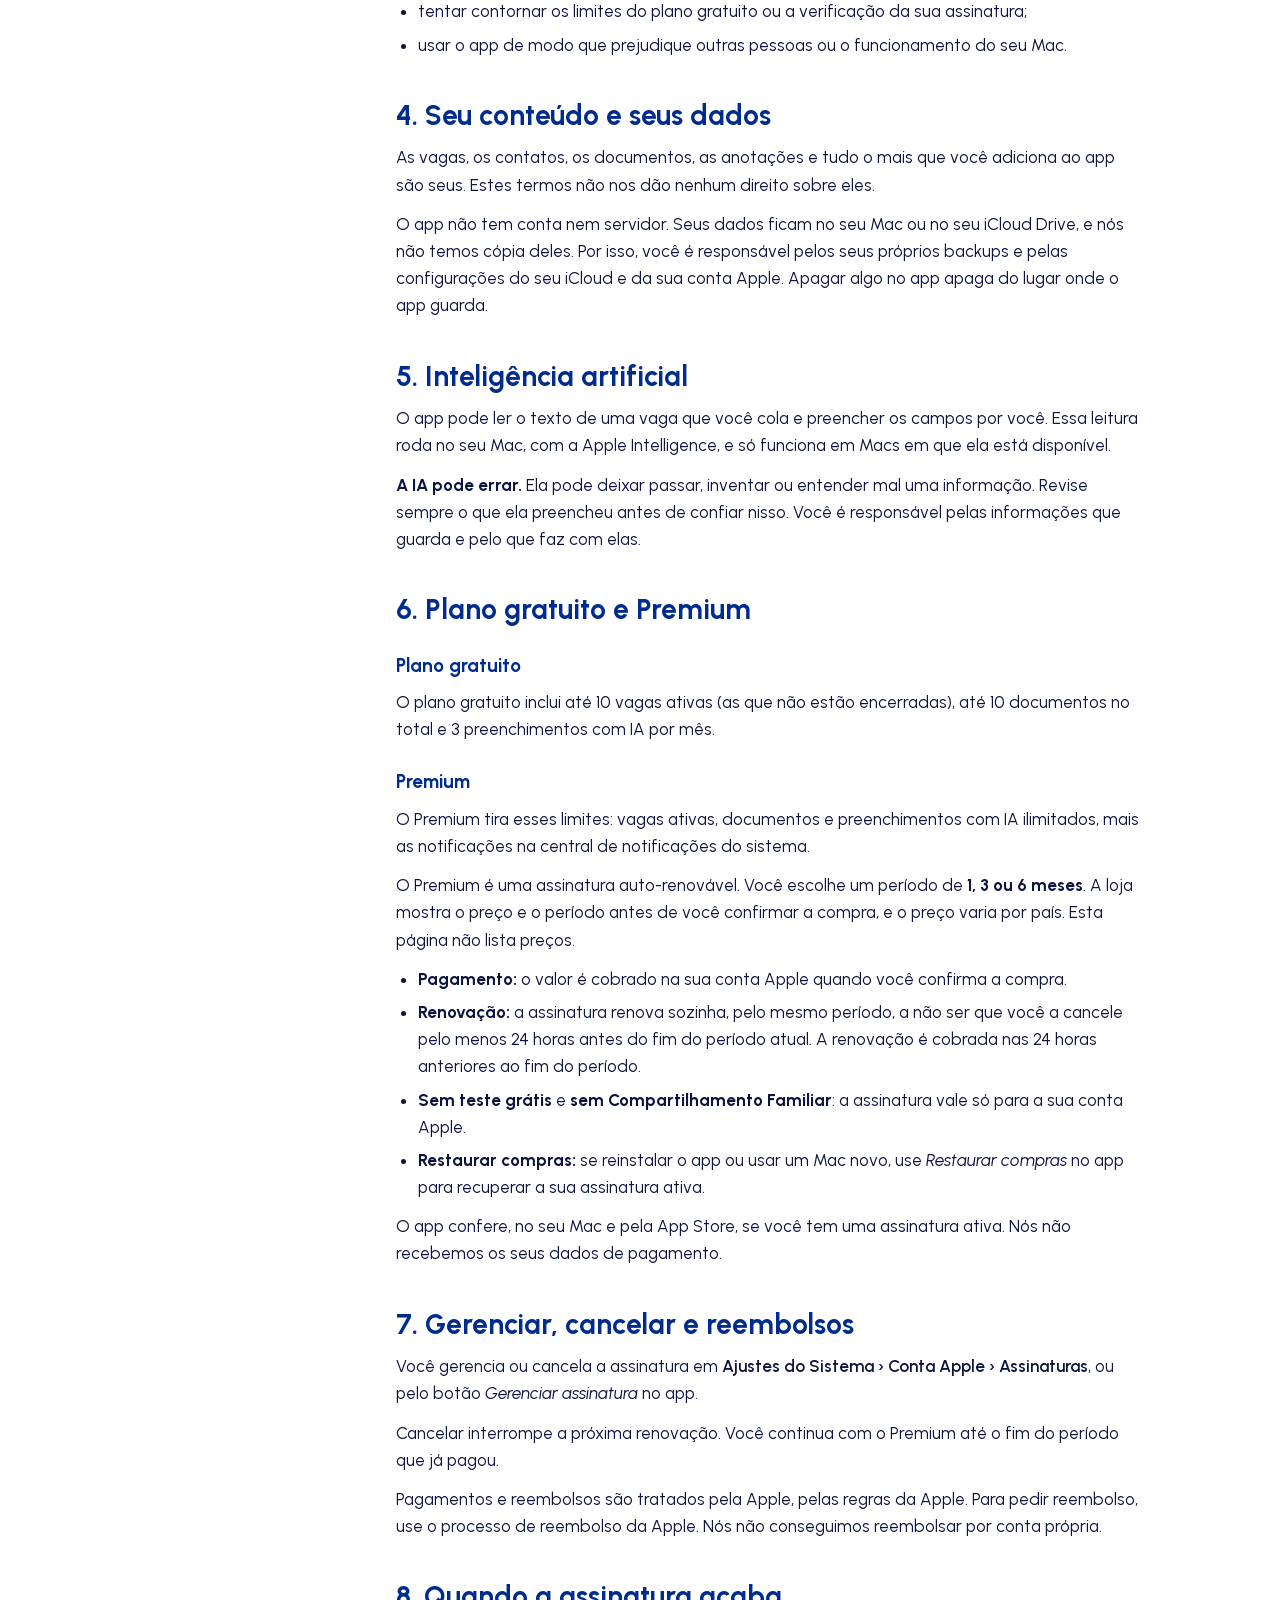
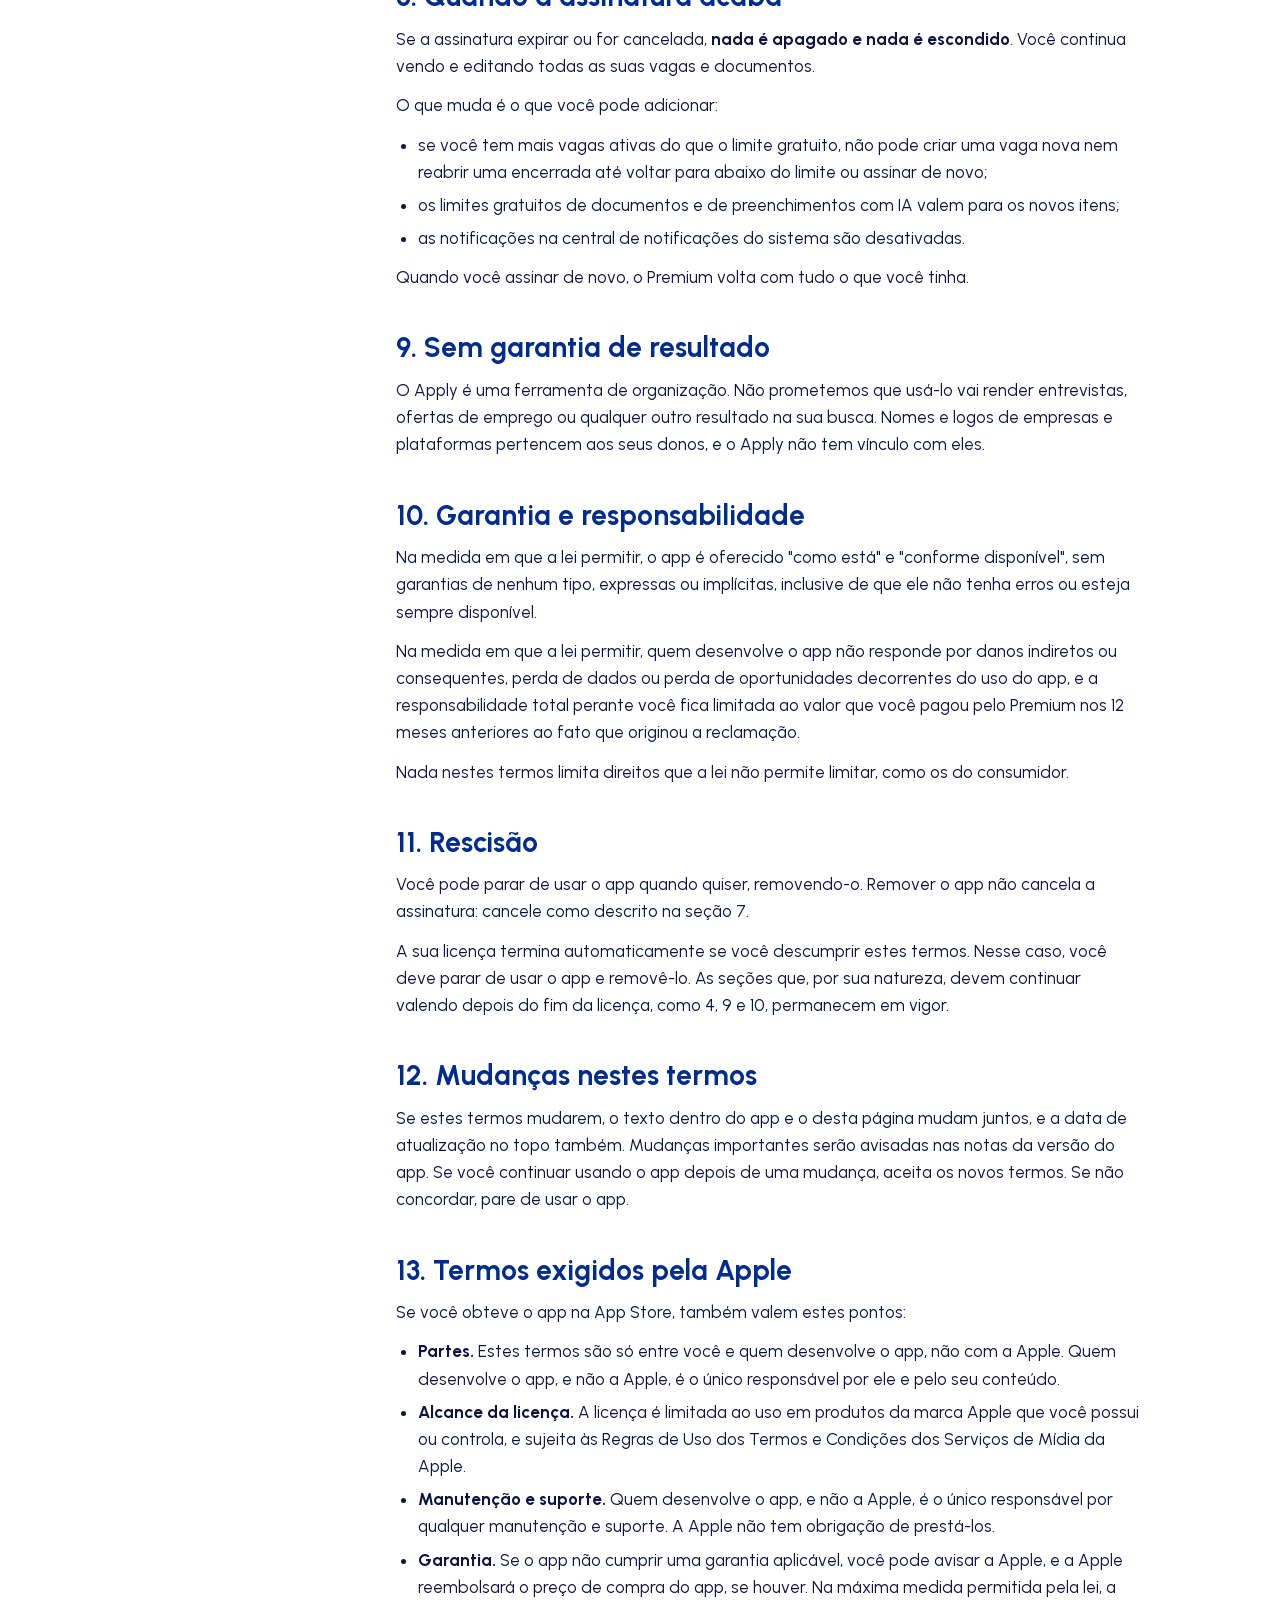
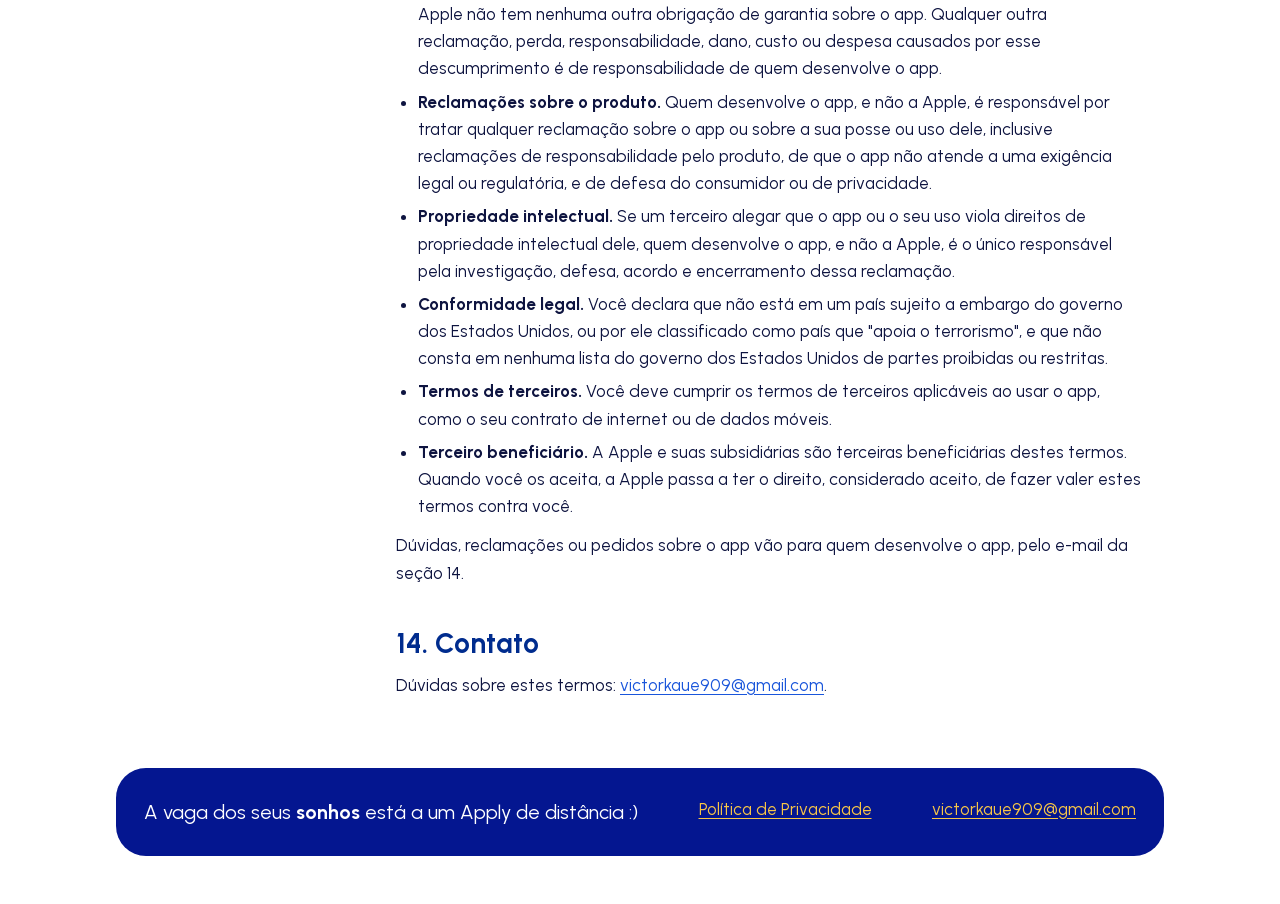
<file: terms/index.html>
<!doctype html>
<!-- TODO(KAN-194): add the controller identification, the governing law and the venue if the owner decides to publish them -->
<html lang="pt-BR">
<head>
  <meta charset="utf-8">
  <meta name="viewport" content="width=device-width, initial-scale=1">
  <title>Termos de Uso · Apply</title>
  <meta name="description" content="As regras para usar o Apply: licença pessoal, como funciona a assinatura Premium e o que acontece quando ela acaba.">
  <meta name="theme-color" content="#041690">
  <link rel="alternate" hreflang="pt-BR" href="https://challenge18-jobmanager.github.io/JobManager-PrivacyPolicy/terms/">
  <link rel="alternate" hreflang="en" href="https://challenge18-jobmanager.github.io/JobManager-PrivacyPolicy/en/terms/">
  <link rel="alternate" hreflang="es" href="https://challenge18-jobmanager.github.io/JobManager-PrivacyPolicy/es/terms/">
  <link rel="alternate" hreflang="x-default" href="https://challenge18-jobmanager.github.io/JobManager-PrivacyPolicy/en/terms/">
  <link rel="icon" href="../assets/favicon.svg" type="image/svg+xml">
  <link rel="stylesheet" href="../assets/style.css">
</head>
<body>
  <a class="skip-link" href="#termos">Pular para os termos</a>

  <div class="page">
    <header class="topbar">
      <span class="brand"><span class="brand-mark" aria-hidden="true">Apply</span>Apply</span>
      <nav aria-label="Idioma">
        <ul class="languages">
          <li><a href="index.html" lang="pt-BR" aria-current="page">PT</a></li>
          <li><a href="../en/terms/index.html" lang="en">EN</a></li>
          <li><a href="../es/terms/index.html" lang="es">ES</a></li>
        </ul>
      </nav>
    </header>

    <div class="hero">
      <div class="tile tile-title">
        <p class="eyebrow">Termos de Uso</p>
        <h1><strong>Regras simples</strong> para usar <em>o app</em></h1>
        <p class="updated">Atualizados em 10 de novembro de 2026</p>
      </div>
      <div class="tile tile-icon" aria-hidden="true">
        <svg viewBox="0 0 24 24"><path d="M9 3h6a2 2 0 0 1 2 2v1h2.5A2.5 2.5 0 0 1 22 8.5v10a2.5 2.5 0 0 1-2.5 2.5h-15A2.5 2.5 0 0 1 2 18.5v-10A2.5 2.5 0 0 1 4.5 6H7V5a2 2 0 0 1 2-2Zm0 2v1h6V5H9Z"/></svg>
      </div>
      <div class="tile tile-fact tile-navy">
        <h2>Uso pessoal</h2>
        <p>Uma licença pessoal e limitada para usar o app no seu Mac.</p>
      </div>
      <div class="tile tile-fact tile-yellow">
        <h2>Seus dados são seus</h2>
        <p>Vagas e documentos pertencem a você. Não temos servidores nem conta.</p>
      </div>
      <div class="tile tile-fact tile-pink">
        <h2>Renova até você cancelar</h2>
        <p>Cancele pelo menos 24 horas antes do fim do período, nos Ajustes do Sistema.</p>
      </div>
      <div class="tile tile-fact tile-sky">
        <h2>Nada é apagado</h2>
        <p>Se a assinatura acabar, seus dados ficam. Só os limites mudam.</p>
      </div>
    </div>

    <div class="layout">
      <nav class="toc" aria-label="Nesta página">
        <h2>Nesta página</h2>
        <ol>
          <li><a href="#sobre">Sobre estes termos</a></li>
          <li><a href="#licenca">Licença</a></li>
          <li><a href="#uso">Uso aceitável</a></li>
          <li><a href="#conteudo">Seu conteúdo e seus dados</a></li>
          <li><a href="#ia">Inteligência artificial</a></li>
          <li><a href="#planos">Plano gratuito e Premium</a></li>
          <li><a href="#gerenciar">Gerenciar, cancelar e reembolsos</a></li>
          <li><a href="#fim">Quando a assinatura acaba</a></li>
          <li><a href="#resultados">Sem garantia de resultado</a></li>
          <li><a href="#responsabilidade">Garantia e responsabilidade</a></li>
          <li><a href="#rescisao">Rescisão</a></li>
          <li><a href="#mudancas">Mudanças nestes termos</a></li>
          <li><a href="#apple">Termos exigidos pela Apple</a></li>
          <li><a href="#contato">Contato</a></li>
        </ol>
      </nav>

      <main id="termos" class="policy">
        <section id="sobre">
          <h2>1. Sobre estes termos</h2>
          <p>Estes termos são o contrato de licença de uso (EULA) entre você e quem desenvolve o Apply, um app para Mac que ajuda você a acompanhar seus processos seletivos: vagas, etapas, contatos de recrutadores, documentos e eventos. Ao baixar ou usar o app, você aceita estes termos. Se não aceitar, não use o app.</p>
          <p>O Apply é desenvolvido pela equipe do Challenge 18. Os termos da própria Apple para a App Store continuam valendo para o seu download e as suas compras. Como o app trata os seus dados está explicado na <a href="../index.html">Política de Privacidade</a>.</p>
        </section>

        <section id="licenca">
          <h2>2. Licença</h2>
          <p>Damos a você uma licença pessoal, limitada, não exclusiva, intransferível e revogável para instalar e usar o app em Macs da marca Apple que você possui ou controla, na sua própria busca por emprego.</p>
          <p>Você não pode:</p>
          <ul>
            <li>copiar, modificar ou criar obras derivadas do app;</li>
            <li>fazer engenharia reversa ou tentar extrair o código-fonte, salvo onde a lei permitir apesar desta restrição;</li>
            <li>vender, alugar, emprestar, sublicenciar ou de outra forma disponibilizar o app a terceiros;</li>
            <li>remover avisos de direitos autorais ou de propriedade.</li>
          </ul>
          <p>O app é licenciado, não vendido. Ele e tudo o que há nele, como código, design e nome, continuam sendo de quem o desenvolve e de seus licenciantes.</p>
        </section>

        <section id="uso">
          <h2>3. Uso aceitável</h2>
          <p>Use o app só para fins lícitos e de acordo com estes termos. Em especial, você concorda em não:</p>
          <ul>
            <li>usar o app para guardar ou tratar conteúdo ilegal ou que viole direitos de outras pessoas;</li>
            <li>tentar contornar os limites do plano gratuito ou a verificação da sua assinatura;</li>
            <li>usar o app de modo que prejudique outras pessoas ou o funcionamento do seu Mac.</li>
          </ul>
        </section>

        <section id="conteudo">
          <h2>4. Seu conteúdo e seus dados</h2>
          <p>As vagas, os contatos, os documentos, as anotações e tudo o mais que você adiciona ao app são seus. Estes termos não nos dão nenhum direito sobre eles.</p>
          <p>O app não tem conta nem servidor. Seus dados ficam no seu Mac ou no seu iCloud Drive, e nós não temos cópia deles. Por isso, você é responsável pelos seus próprios backups e pelas configurações do seu iCloud e da sua conta Apple. Apagar algo no app apaga do lugar onde o app guarda.</p>
        </section>

        <section id="ia">
          <h2>5. Inteligência artificial</h2>
          <p>O app pode ler o texto de uma vaga que você cola e preencher os campos por você. Essa leitura roda no seu Mac, com a Apple Intelligence, e só funciona em Macs em que ela está disponível.</p>
          <p><strong>A IA pode errar.</strong> Ela pode deixar passar, inventar ou entender mal uma informação. Revise sempre o que ela preencheu antes de confiar nisso. Você é responsável pelas informações que guarda e pelo que faz com elas.</p>
        </section>

        <section id="planos">
          <h2>6. Plano gratuito e Premium</h2>
          <h3>Plano gratuito</h3>
          <p>O plano gratuito inclui até 10 vagas ativas (as que não estão encerradas), até 10 documentos no total e 3 preenchimentos com IA por mês.</p>
          <h3>Premium</h3>
          <p>O Premium tira esses limites: vagas ativas, documentos e preenchimentos com IA ilimitados, mais as notificações na central de notificações do sistema.</p>
          <p>O Premium é uma assinatura auto-renovável. Você escolhe um período de <strong>1, 3 ou 6 meses</strong>. A loja mostra o preço e o período antes de você confirmar a compra, e o preço varia por país. Esta página não lista preços.</p>
          <ul>
            <li><strong>Pagamento:</strong> o valor é cobrado na sua conta Apple quando você confirma a compra.</li>
            <li><strong>Renovação:</strong> a assinatura renova sozinha, pelo mesmo período, a não ser que você a cancele pelo menos 24 horas antes do fim do período atual. A renovação é cobrada nas 24 horas anteriores ao fim do período.</li>
            <li><strong>Sem teste grátis</strong> e <strong>sem Compartilhamento Familiar</strong>: a assinatura vale só para a sua conta Apple.</li>
            <li><strong>Restaurar compras:</strong> se reinstalar o app ou usar um Mac novo, use <em>Restaurar compras</em> no app para recuperar a sua assinatura ativa.</li>
          </ul>
          <p>O app confere, no seu Mac e pela App Store, se você tem uma assinatura ativa. Nós não recebemos os seus dados de pagamento.</p>
        </section>

        <section id="gerenciar">
          <h2>7. Gerenciar, cancelar e reembolsos</h2>
          <p>Você gerencia ou cancela a assinatura em <span class="path">Ajustes do Sistema › Conta Apple › Assinaturas</span>, ou pelo botão <em>Gerenciar assinatura</em> no app.</p>
          <p>Cancelar interrompe a próxima renovação. Você continua com o Premium até o fim do período que já pagou.</p>
          <p>Pagamentos e reembolsos são tratados pela Apple, pelas regras da Apple. Para pedir reembolso, use o processo de reembolso da Apple. Nós não conseguimos reembolsar por conta própria.</p>
        </section>

        <section id="fim">
          <h2>8. Quando a assinatura acaba</h2>
          <p>Se a assinatura expirar ou for cancelada, <strong>nada é apagado e nada é escondido</strong>. Você continua vendo e editando todas as suas vagas e documentos.</p>
          <p>O que muda é o que você pode adicionar:</p>
          <ul>
            <li>se você tem mais vagas ativas do que o limite gratuito, não pode criar uma vaga nova nem reabrir uma encerrada até voltar para abaixo do limite ou assinar de novo;</li>
            <li>os limites gratuitos de documentos e de preenchimentos com IA valem para os novos itens;</li>
            <li>as notificações na central de notificações do sistema são desativadas.</li>
          </ul>
          <p>Quando você assinar de novo, o Premium volta com tudo o que você tinha.</p>
        </section>

        <section id="resultados">
          <h2>9. Sem garantia de resultado</h2>
          <p>O Apply é uma ferramenta de organização. Não prometemos que usá-lo vai render entrevistas, ofertas de emprego ou qualquer outro resultado na sua busca. Nomes e logos de empresas e plataformas pertencem aos seus donos, e o Apply não tem vínculo com eles.</p>
        </section>

        <section id="responsabilidade">
          <h2>10. Garantia e responsabilidade</h2>
          <p>Na medida em que a lei permitir, o app é oferecido "como está" e "conforme disponível", sem garantias de nenhum tipo, expressas ou implícitas, inclusive de que ele não tenha erros ou esteja sempre disponível.</p>
          <p>Na medida em que a lei permitir, quem desenvolve o app não responde por danos indiretos ou consequentes, perda de dados ou perda de oportunidades decorrentes do uso do app, e a responsabilidade total perante você fica limitada ao valor que você pagou pelo Premium nos 12 meses anteriores ao fato que originou a reclamação.</p>
          <p>Nada nestes termos limita direitos que a lei não permite limitar, como os do consumidor.</p>
        </section>

        <section id="rescisao">
          <h2>11. Rescisão</h2>
          <p>Você pode parar de usar o app quando quiser, removendo-o. Remover o app não cancela a assinatura: cancele como descrito na seção 7.</p>
          <p>A sua licença termina automaticamente se você descumprir estes termos. Nesse caso, você deve parar de usar o app e removê-lo. As seções que, por sua natureza, devem continuar valendo depois do fim da licença, como 4, 9 e 10, permanecem em vigor.</p>
        </section>

        <section id="mudancas">
          <h2>12. Mudanças nestes termos</h2>
          <p>Se estes termos mudarem, o texto dentro do app e o desta página mudam juntos, e a data de atualização no topo também. Mudanças importantes serão avisadas nas notas da versão do app. Se você continuar usando o app depois de uma mudança, aceita os novos termos. Se não concordar, pare de usar o app.</p>
        </section>

        <section id="apple">
          <h2>13. Termos exigidos pela Apple</h2>
          <p>Se você obteve o app na App Store, também valem estes pontos:</p>
          <ul>
            <li><strong>Partes.</strong> Estes termos são só entre você e quem desenvolve o app, não com a Apple. Quem desenvolve o app, e não a Apple, é o único responsável por ele e pelo seu conteúdo.</li>
            <li><strong>Alcance da licença.</strong> A licença é limitada ao uso em produtos da marca Apple que você possui ou controla, e sujeita às Regras de Uso dos Termos e Condições dos Serviços de Mídia da Apple.</li>
            <li><strong>Manutenção e suporte.</strong> Quem desenvolve o app, e não a Apple, é o único responsável por qualquer manutenção e suporte. A Apple não tem obrigação de prestá-los.</li>
            <li><strong>Garantia.</strong> Se o app não cumprir uma garantia aplicável, você pode avisar a Apple, e a Apple reembolsará o preço de compra do app, se houver. Na máxima medida permitida pela lei, a Apple não tem nenhuma outra obrigação de garantia sobre o app. Qualquer outra reclamação, perda, responsabilidade, dano, custo ou despesa causados por esse descumprimento é de responsabilidade de quem desenvolve o app.</li>
            <li><strong>Reclamações sobre o produto.</strong> Quem desenvolve o app, e não a Apple, é responsável por tratar qualquer reclamação sobre o app ou sobre a sua posse ou uso dele, inclusive reclamações de responsabilidade pelo produto, de que o app não atende a uma exigência legal ou regulatória, e de defesa do consumidor ou de privacidade.</li>
            <li><strong>Propriedade intelectual.</strong> Se um terceiro alegar que o app ou o seu uso viola direitos de propriedade intelectual dele, quem desenvolve o app, e não a Apple, é o único responsável pela investigação, defesa, acordo e encerramento dessa reclamação.</li>
            <li><strong>Conformidade legal.</strong> Você declara que não está em um país sujeito a embargo do governo dos Estados Unidos, ou por ele classificado como país que "apoia o terrorismo", e que não consta em nenhuma lista do governo dos Estados Unidos de partes proibidas ou restritas.</li>
            <li><strong>Termos de terceiros.</strong> Você deve cumprir os termos de terceiros aplicáveis ao usar o app, como o seu contrato de internet ou de dados móveis.</li>
            <li><strong>Terceiro beneficiário.</strong> A Apple e suas subsidiárias são terceiras beneficiárias destes termos. Quando você os aceita, a Apple passa a ter o direito, considerado aceito, de fazer valer estes termos contra você.</li>
          </ul>
          <p>Dúvidas, reclamações ou pedidos sobre o app vão para quem desenvolve o app, pelo e-mail da seção 14.</p>
        </section>


        <section id="contato">
          <h2>14. Contato</h2>
          <p>Dúvidas sobre estes termos: <a href="mailto:victorkaue909@gmail.com">victorkaue909@gmail.com</a>.</p>
        </section>
      </main>
    </div>

    <footer class="footer">
      <p class="tagline">A vaga dos seus <strong>sonhos</strong> está a um Apply de distância :)</p>
      <p><a href="../index.html">Política de Privacidade</a></p>
      <p><a href="mailto:victorkaue909@gmail.com">victorkaue909@gmail.com</a></p>
    </footer>
  </div>
</body>
</html>
</file>
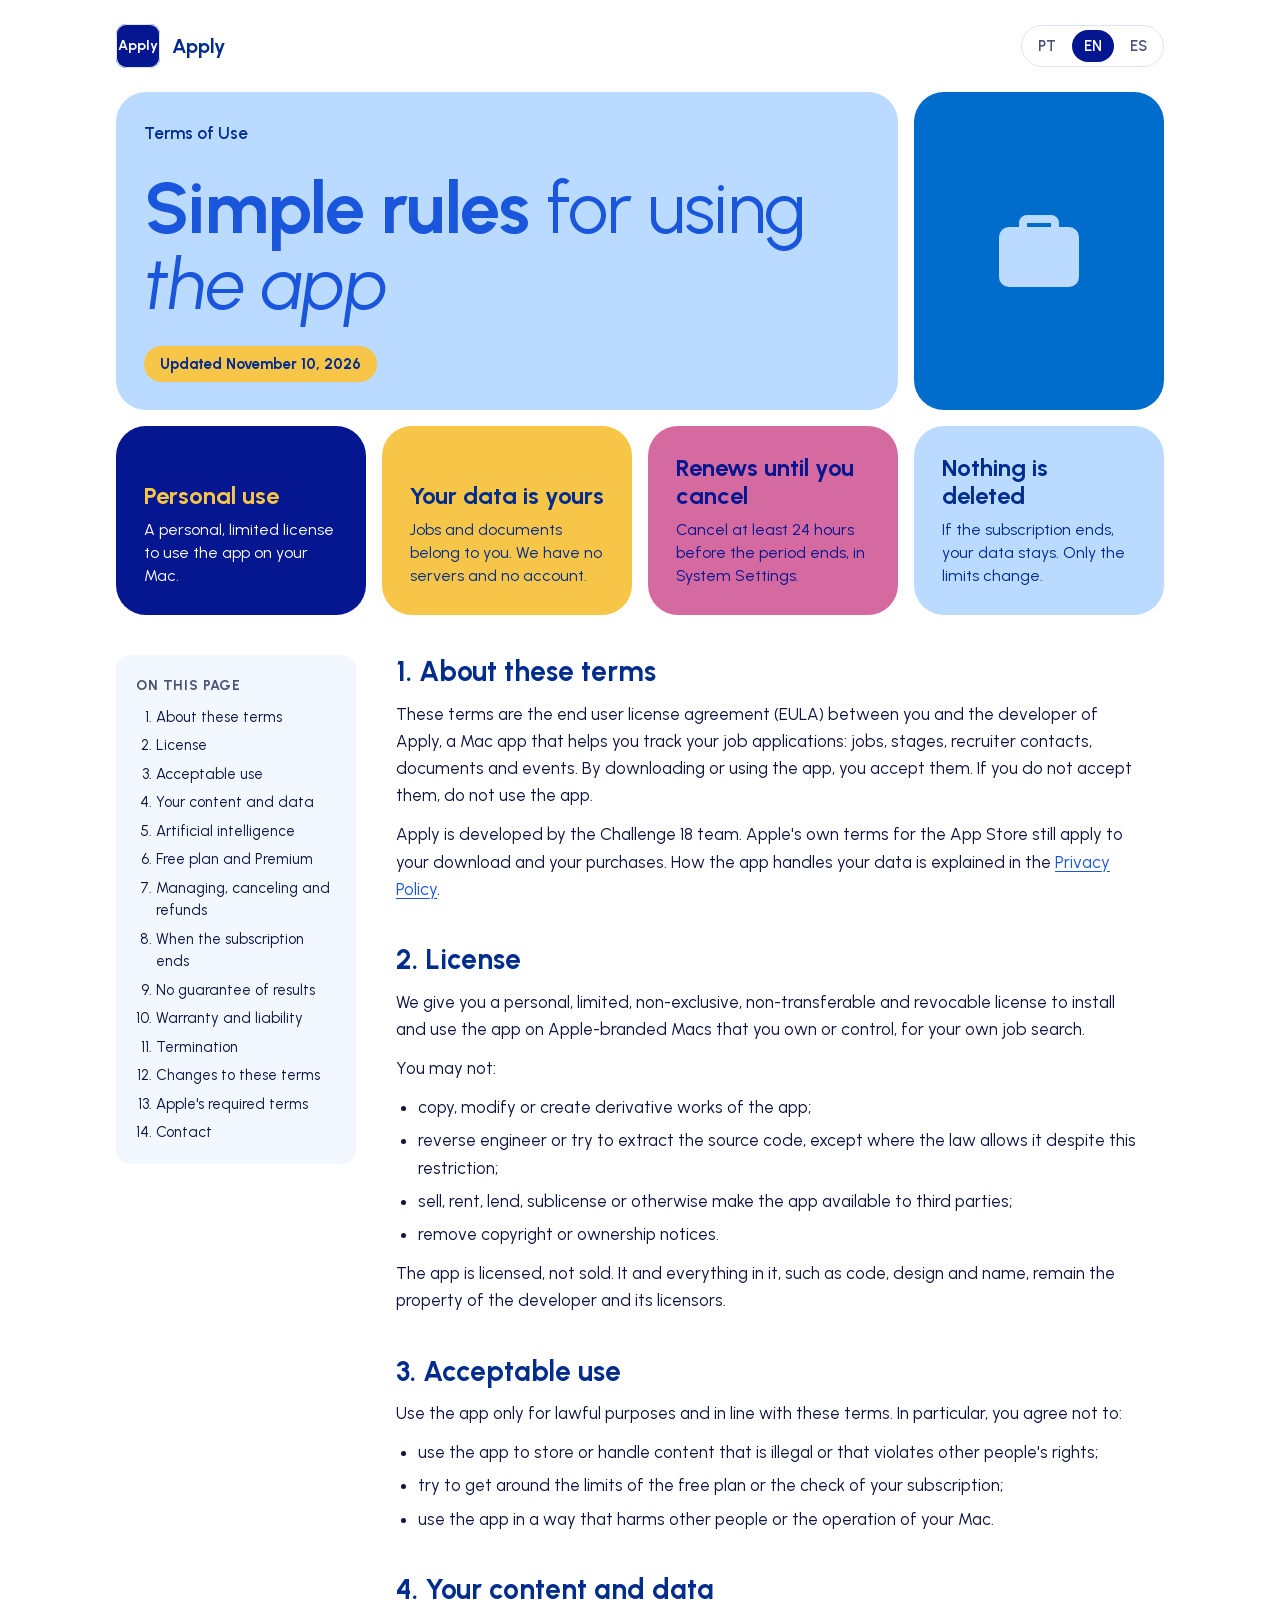
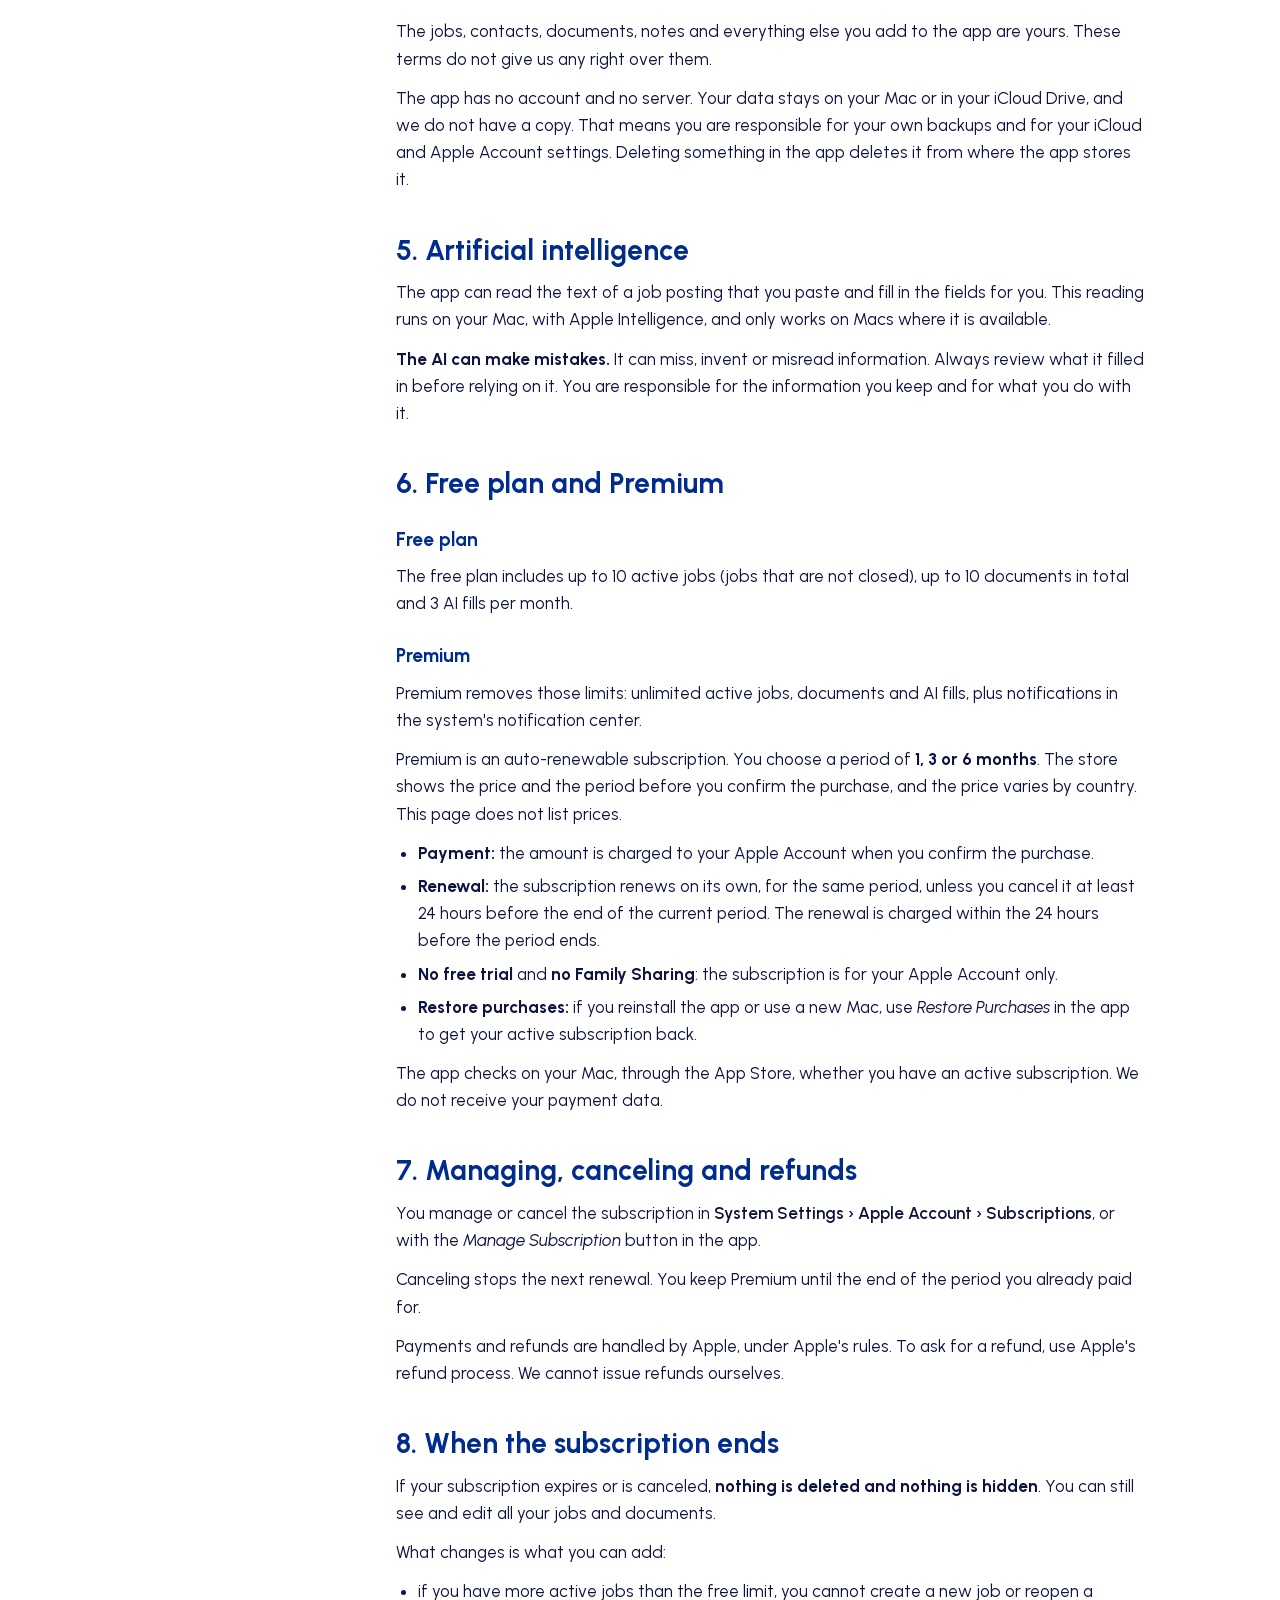
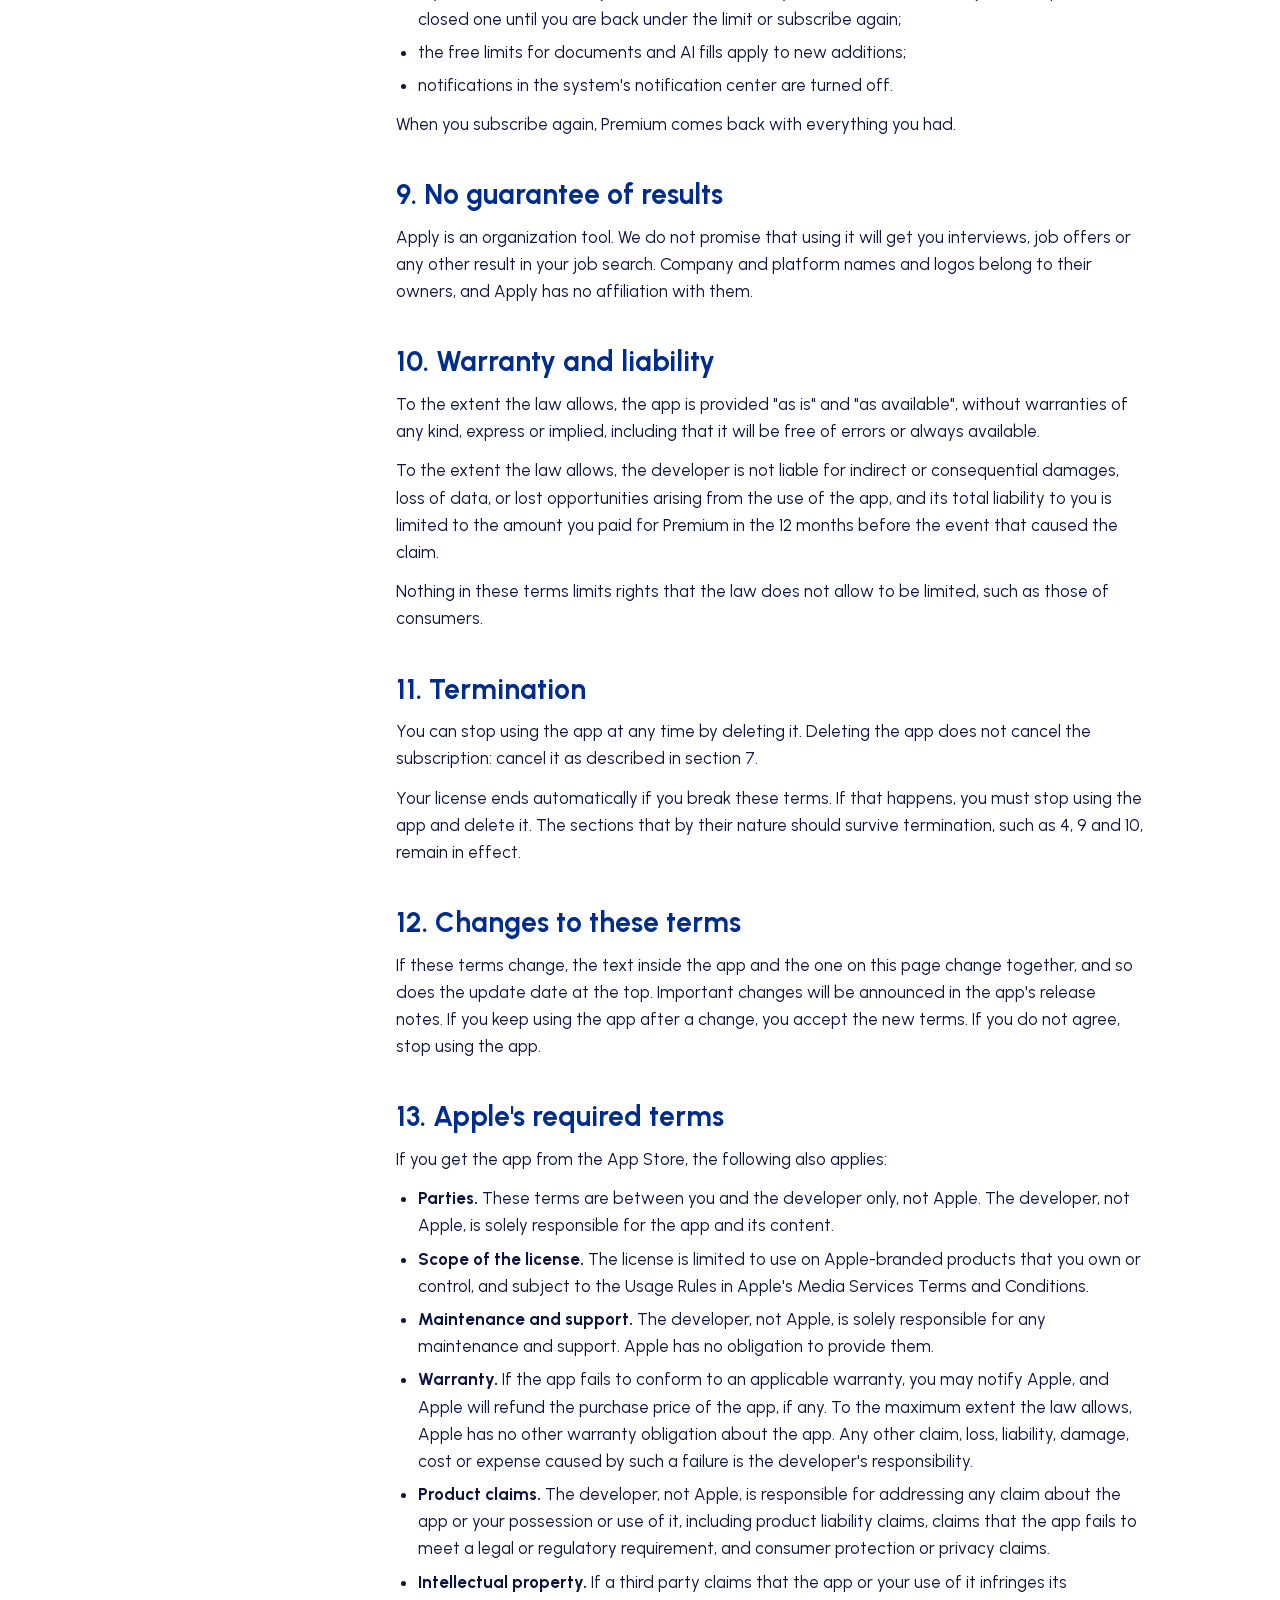
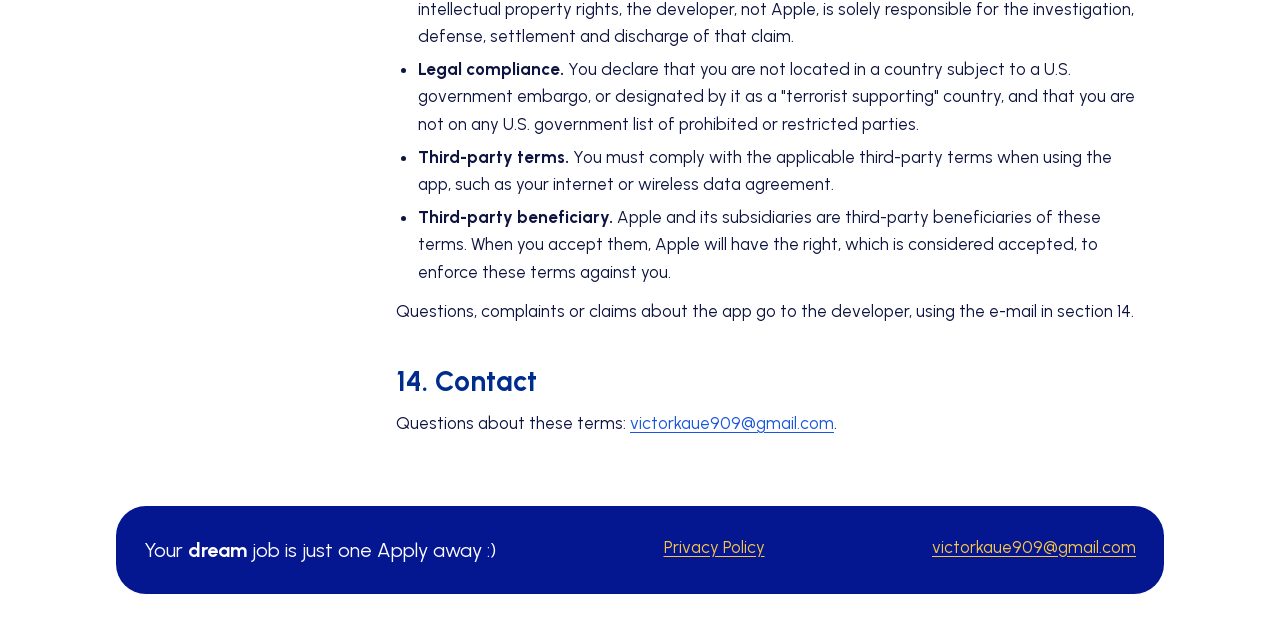
<file: en/terms/index.html>
<!doctype html>
<!-- TODO(KAN-194): add the controller identification, the governing law and the venue if the owner decides to publish them -->
<html lang="en">
<head>
  <meta charset="utf-8">
  <meta name="viewport" content="width=device-width, initial-scale=1">
  <title>Terms of Use · Apply</title>
  <meta name="description" content="The rules for using Apply: a personal license, how the Premium subscription works and what happens when it ends.">
  <meta name="theme-color" content="#041690">
  <link rel="alternate" hreflang="pt-BR" href="https://challenge18-jobmanager.github.io/JobManager-PrivacyPolicy/terms/">
  <link rel="alternate" hreflang="en" href="https://challenge18-jobmanager.github.io/JobManager-PrivacyPolicy/en/terms/">
  <link rel="alternate" hreflang="es" href="https://challenge18-jobmanager.github.io/JobManager-PrivacyPolicy/es/terms/">
  <link rel="alternate" hreflang="x-default" href="https://challenge18-jobmanager.github.io/JobManager-PrivacyPolicy/en/terms/">
  <link rel="icon" href="../../assets/favicon.svg" type="image/svg+xml">
  <link rel="stylesheet" href="../../assets/style.css">
</head>
<body>
  <a class="skip-link" href="#terms">Skip to the terms</a>

  <div class="page">
    <header class="topbar">
      <span class="brand"><span class="brand-mark" aria-hidden="true">Apply</span>Apply</span>
      <nav aria-label="Language">
        <ul class="languages">
          <li><a href="../../terms/index.html" lang="pt-BR">PT</a></li>
          <li><a href="index.html" lang="en" aria-current="page">EN</a></li>
          <li><a href="../../es/terms/index.html" lang="es">ES</a></li>
        </ul>
      </nav>
    </header>

    <div class="hero">
      <div class="tile tile-title">
        <p class="eyebrow">Terms of Use</p>
        <h1><strong>Simple rules</strong> for using <em>the app</em></h1>
        <p class="updated">Updated November 10, 2026</p>
      </div>
      <div class="tile tile-icon" aria-hidden="true">
        <svg viewBox="0 0 24 24"><path d="M9 3h6a2 2 0 0 1 2 2v1h2.5A2.5 2.5 0 0 1 22 8.5v10a2.5 2.5 0 0 1-2.5 2.5h-15A2.5 2.5 0 0 1 2 18.5v-10A2.5 2.5 0 0 1 4.5 6H7V5a2 2 0 0 1 2-2Zm0 2v1h6V5H9Z"/></svg>
      </div>
      <div class="tile tile-fact tile-navy">
        <h2>Personal use</h2>
        <p>A personal, limited license to use the app on your Mac.</p>
      </div>
      <div class="tile tile-fact tile-yellow">
        <h2>Your data is yours</h2>
        <p>Jobs and documents belong to you. We have no servers and no account.</p>
      </div>
      <div class="tile tile-fact tile-pink">
        <h2>Renews until you cancel</h2>
        <p>Cancel at least 24 hours before the period ends, in System Settings.</p>
      </div>
      <div class="tile tile-fact tile-sky">
        <h2>Nothing is deleted</h2>
        <p>If the subscription ends, your data stays. Only the limits change.</p>
      </div>
    </div>

    <div class="layout">
      <nav class="toc" aria-label="On this page">
        <h2>On this page</h2>
        <ol>
          <li><a href="#about">About these terms</a></li>
          <li><a href="#license">License</a></li>
          <li><a href="#use">Acceptable use</a></li>
          <li><a href="#content">Your content and data</a></li>
          <li><a href="#ai">Artificial intelligence</a></li>
          <li><a href="#plans">Free plan and Premium</a></li>
          <li><a href="#manage">Managing, canceling and refunds</a></li>
          <li><a href="#ending">When the subscription ends</a></li>
          <li><a href="#results">No guarantee of results</a></li>
          <li><a href="#liability">Warranty and liability</a></li>
          <li><a href="#termination">Termination</a></li>
          <li><a href="#changes">Changes to these terms</a></li>
          <li><a href="#apple">Apple's required terms</a></li>
          <li><a href="#contact">Contact</a></li>
        </ol>
      </nav>

      <main id="terms" class="policy">
        <section id="about">
          <h2>1. About these terms</h2>
          <p>These terms are the end user license agreement (EULA) between you and the developer of Apply, a Mac app that helps you track your job applications: jobs, stages, recruiter contacts, documents and events. By downloading or using the app, you accept them. If you do not accept them, do not use the app.</p>
          <p>Apply is developed by the Challenge 18 team. Apple's own terms for the App Store still apply to your download and your purchases. How the app handles your data is explained in the <a href="../index.html">Privacy Policy</a>.</p>
        </section>

        <section id="license">
          <h2>2. License</h2>
          <p>We give you a personal, limited, non-exclusive, non-transferable and revocable license to install and use the app on Apple-branded Macs that you own or control, for your own job search.</p>
          <p>You may not:</p>
          <ul>
            <li>copy, modify or create derivative works of the app;</li>
            <li>reverse engineer or try to extract the source code, except where the law allows it despite this restriction;</li>
            <li>sell, rent, lend, sublicense or otherwise make the app available to third parties;</li>
            <li>remove copyright or ownership notices.</li>
          </ul>
          <p>The app is licensed, not sold. It and everything in it, such as code, design and name, remain the property of the developer and its licensors.</p>
        </section>

        <section id="use">
          <h2>3. Acceptable use</h2>
          <p>Use the app only for lawful purposes and in line with these terms. In particular, you agree not to:</p>
          <ul>
            <li>use the app to store or handle content that is illegal or that violates other people's rights;</li>
            <li>try to get around the limits of the free plan or the check of your subscription;</li>
            <li>use the app in a way that harms other people or the operation of your Mac.</li>
          </ul>
        </section>

        <section id="content">
          <h2>4. Your content and data</h2>
          <p>The jobs, contacts, documents, notes and everything else you add to the app are yours. These terms do not give us any right over them.</p>
          <p>The app has no account and no server. Your data stays on your Mac or in your iCloud Drive, and we do not have a copy. That means you are responsible for your own backups and for your iCloud and Apple Account settings. Deleting something in the app deletes it from where the app stores it.</p>
        </section>

        <section id="ai">
          <h2>5. Artificial intelligence</h2>
          <p>The app can read the text of a job posting that you paste and fill in the fields for you. This reading runs on your Mac, with Apple Intelligence, and only works on Macs where it is available.</p>
          <p><strong>The AI can make mistakes.</strong> It can miss, invent or misread information. Always review what it filled in before relying on it. You are responsible for the information you keep and for what you do with it.</p>
        </section>

        <section id="plans">
          <h2>6. Free plan and Premium</h2>
          <h3>Free plan</h3>
          <p>The free plan includes up to 10 active jobs (jobs that are not closed), up to 10 documents in total and 3 AI fills per month.</p>
          <h3>Premium</h3>
          <p>Premium removes those limits: unlimited active jobs, documents and AI fills, plus notifications in the system's notification center.</p>
          <p>Premium is an auto-renewable subscription. You choose a period of <strong>1, 3 or 6 months</strong>. The store shows the price and the period before you confirm the purchase, and the price varies by country. This page does not list prices.</p>
          <ul>
            <li><strong>Payment:</strong> the amount is charged to your Apple Account when you confirm the purchase.</li>
            <li><strong>Renewal:</strong> the subscription renews on its own, for the same period, unless you cancel it at least 24 hours before the end of the current period. The renewal is charged within the 24 hours before the period ends.</li>
            <li><strong>No free trial</strong> and <strong>no Family Sharing</strong>: the subscription is for your Apple Account only.</li>
            <li><strong>Restore purchases:</strong> if you reinstall the app or use a new Mac, use <em>Restore Purchases</em> in the app to get your active subscription back.</li>
          </ul>
          <p>The app checks on your Mac, through the App Store, whether you have an active subscription. We do not receive your payment data.</p>
        </section>

        <section id="manage">
          <h2>7. Managing, canceling and refunds</h2>
          <p>You manage or cancel the subscription in <span class="path">System Settings › Apple Account › Subscriptions</span>, or with the <em>Manage Subscription</em> button in the app.</p>
          <p>Canceling stops the next renewal. You keep Premium until the end of the period you already paid for.</p>
          <p>Payments and refunds are handled by Apple, under Apple's rules. To ask for a refund, use Apple's refund process. We cannot issue refunds ourselves.</p>
        </section>

        <section id="ending">
          <h2>8. When the subscription ends</h2>
          <p>If your subscription expires or is canceled, <strong>nothing is deleted and nothing is hidden</strong>. You can still see and edit all your jobs and documents.</p>
          <p>What changes is what you can add:</p>
          <ul>
            <li>if you have more active jobs than the free limit, you cannot create a new job or reopen a closed one until you are back under the limit or subscribe again;</li>
            <li>the free limits for documents and AI fills apply to new additions;</li>
            <li>notifications in the system's notification center are turned off.</li>
          </ul>
          <p>When you subscribe again, Premium comes back with everything you had.</p>
        </section>

        <section id="results">
          <h2>9. No guarantee of results</h2>
          <p>Apply is an organization tool. We do not promise that using it will get you interviews, job offers or any other result in your job search. Company and platform names and logos belong to their owners, and Apply has no affiliation with them.</p>
        </section>

        <section id="liability">
          <h2>10. Warranty and liability</h2>
          <p>To the extent the law allows, the app is provided "as is" and "as available", without warranties of any kind, express or implied, including that it will be free of errors or always available.</p>
          <p>To the extent the law allows, the developer is not liable for indirect or consequential damages, loss of data, or lost opportunities arising from the use of the app, and its total liability to you is limited to the amount you paid for Premium in the 12 months before the event that caused the claim.</p>
          <p>Nothing in these terms limits rights that the law does not allow to be limited, such as those of consumers.</p>
        </section>

        <section id="termination">
          <h2>11. Termination</h2>
          <p>You can stop using the app at any time by deleting it. Deleting the app does not cancel the subscription: cancel it as described in section 7.</p>
          <p>Your license ends automatically if you break these terms. If that happens, you must stop using the app and delete it. The sections that by their nature should survive termination, such as 4, 9 and 10, remain in effect.</p>
        </section>

        <section id="changes">
          <h2>12. Changes to these terms</h2>
          <p>If these terms change, the text inside the app and the one on this page change together, and so does the update date at the top. Important changes will be announced in the app's release notes. If you keep using the app after a change, you accept the new terms. If you do not agree, stop using the app.</p>
        </section>

        <section id="apple">
          <h2>13. Apple's required terms</h2>
          <p>If you get the app from the App Store, the following also applies:</p>
          <ul>
            <li><strong>Parties.</strong> These terms are between you and the developer only, not Apple. The developer, not Apple, is solely responsible for the app and its content.</li>
            <li><strong>Scope of the license.</strong> The license is limited to use on Apple-branded products that you own or control, and subject to the Usage Rules in Apple's Media Services Terms and Conditions.</li>
            <li><strong>Maintenance and support.</strong> The developer, not Apple, is solely responsible for any maintenance and support. Apple has no obligation to provide them.</li>
            <li><strong>Warranty.</strong> If the app fails to conform to an applicable warranty, you may notify Apple, and Apple will refund the purchase price of the app, if any. To the maximum extent the law allows, Apple has no other warranty obligation about the app. Any other claim, loss, liability, damage, cost or expense caused by such a failure is the developer's responsibility.</li>
            <li><strong>Product claims.</strong> The developer, not Apple, is responsible for addressing any claim about the app or your possession or use of it, including product liability claims, claims that the app fails to meet a legal or regulatory requirement, and consumer protection or privacy claims.</li>
            <li><strong>Intellectual property.</strong> If a third party claims that the app or your use of it infringes its intellectual property rights, the developer, not Apple, is solely responsible for the investigation, defense, settlement and discharge of that claim.</li>
            <li><strong>Legal compliance.</strong> You declare that you are not located in a country subject to a U.S. government embargo, or designated by it as a "terrorist supporting" country, and that you are not on any U.S. government list of prohibited or restricted parties.</li>
            <li><strong>Third-party terms.</strong> You must comply with the applicable third-party terms when using the app, such as your internet or wireless data agreement.</li>
            <li><strong>Third-party beneficiary.</strong> Apple and its subsidiaries are third-party beneficiaries of these terms. When you accept them, Apple will have the right, which is considered accepted, to enforce these terms against you.</li>
          </ul>
          <p>Questions, complaints or claims about the app go to the developer, using the e-mail in section 14.</p>
        </section>


        <section id="contact">
          <h2>14. Contact</h2>
          <p>Questions about these terms: <a href="mailto:victorkaue909@gmail.com">victorkaue909@gmail.com</a>.</p>
        </section>
      </main>
    </div>

    <footer class="footer">
      <p class="tagline">Your <strong>dream</strong> job is just one Apply away :)</p>
      <p><a href="../index.html">Privacy Policy</a></p>
      <p><a href="mailto:victorkaue909@gmail.com">victorkaue909@gmail.com</a></p>
    </footer>
  </div>
</body>
</html>
</file>
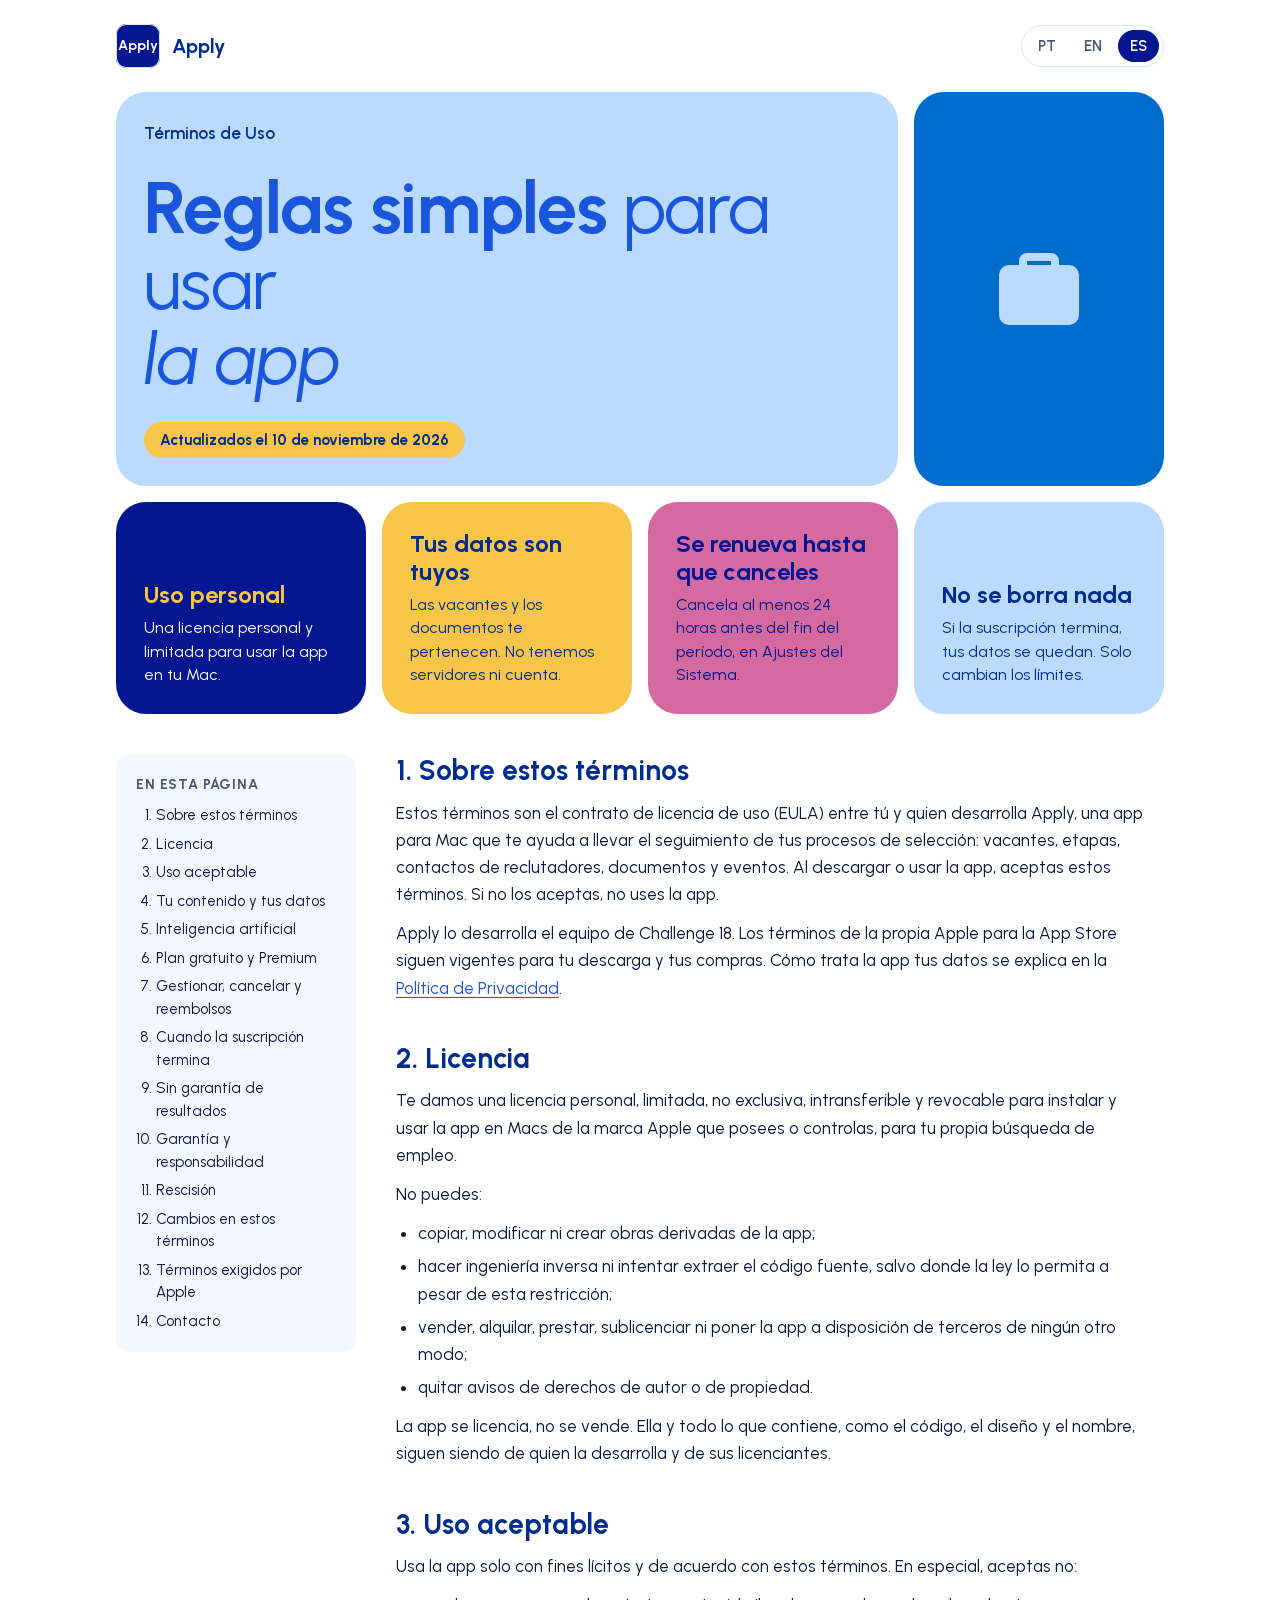
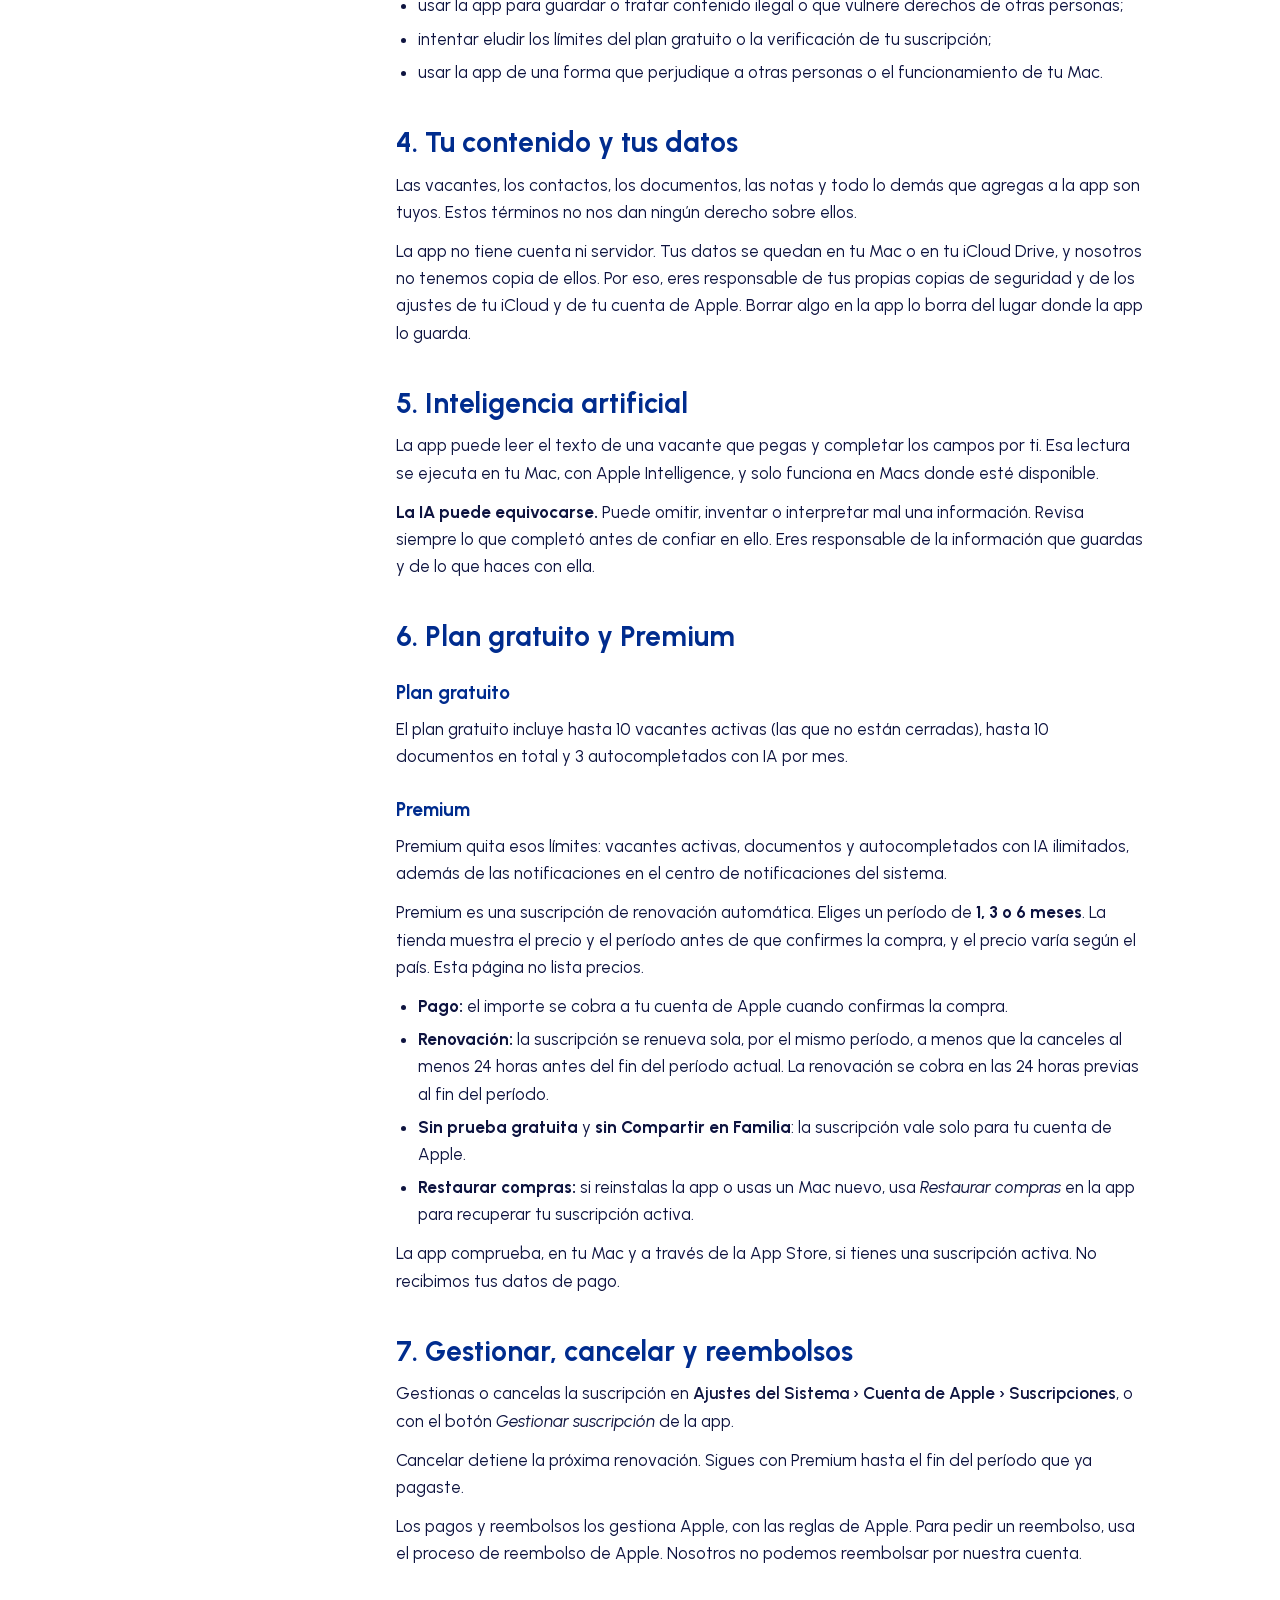
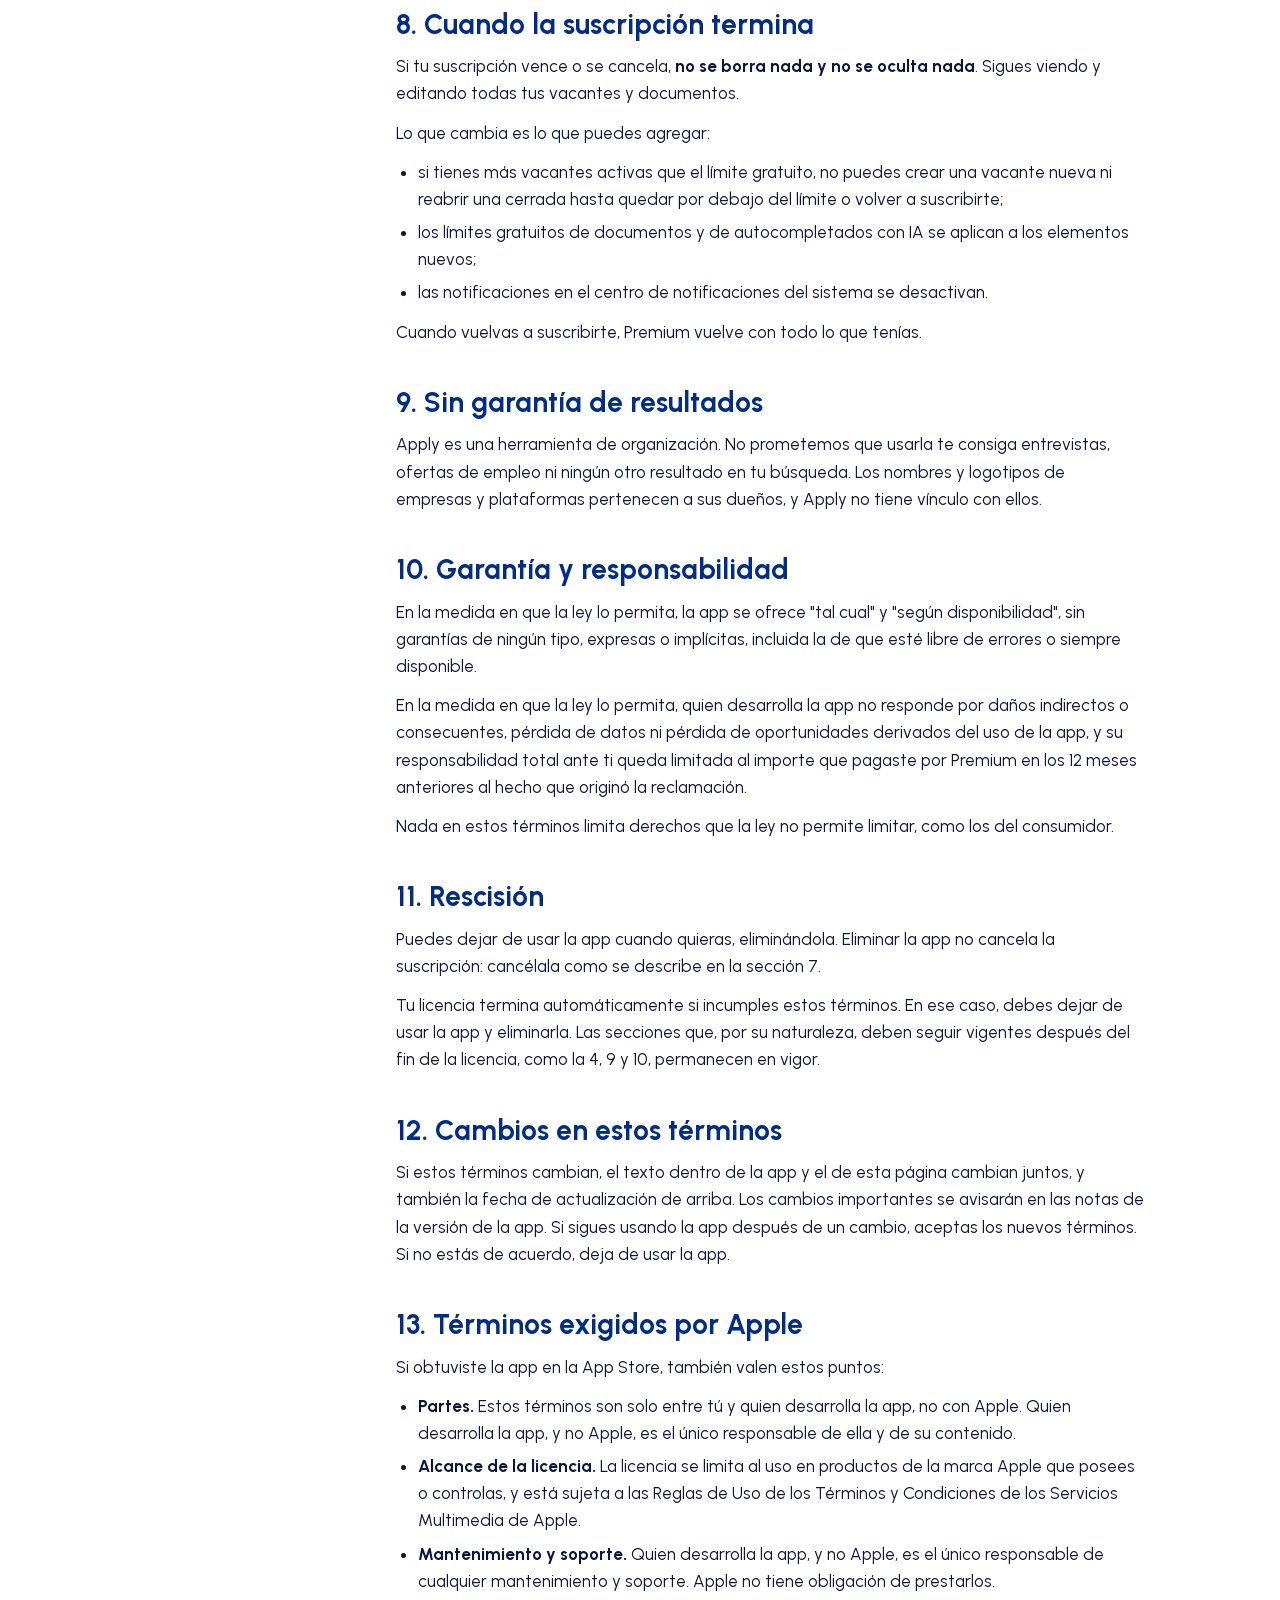
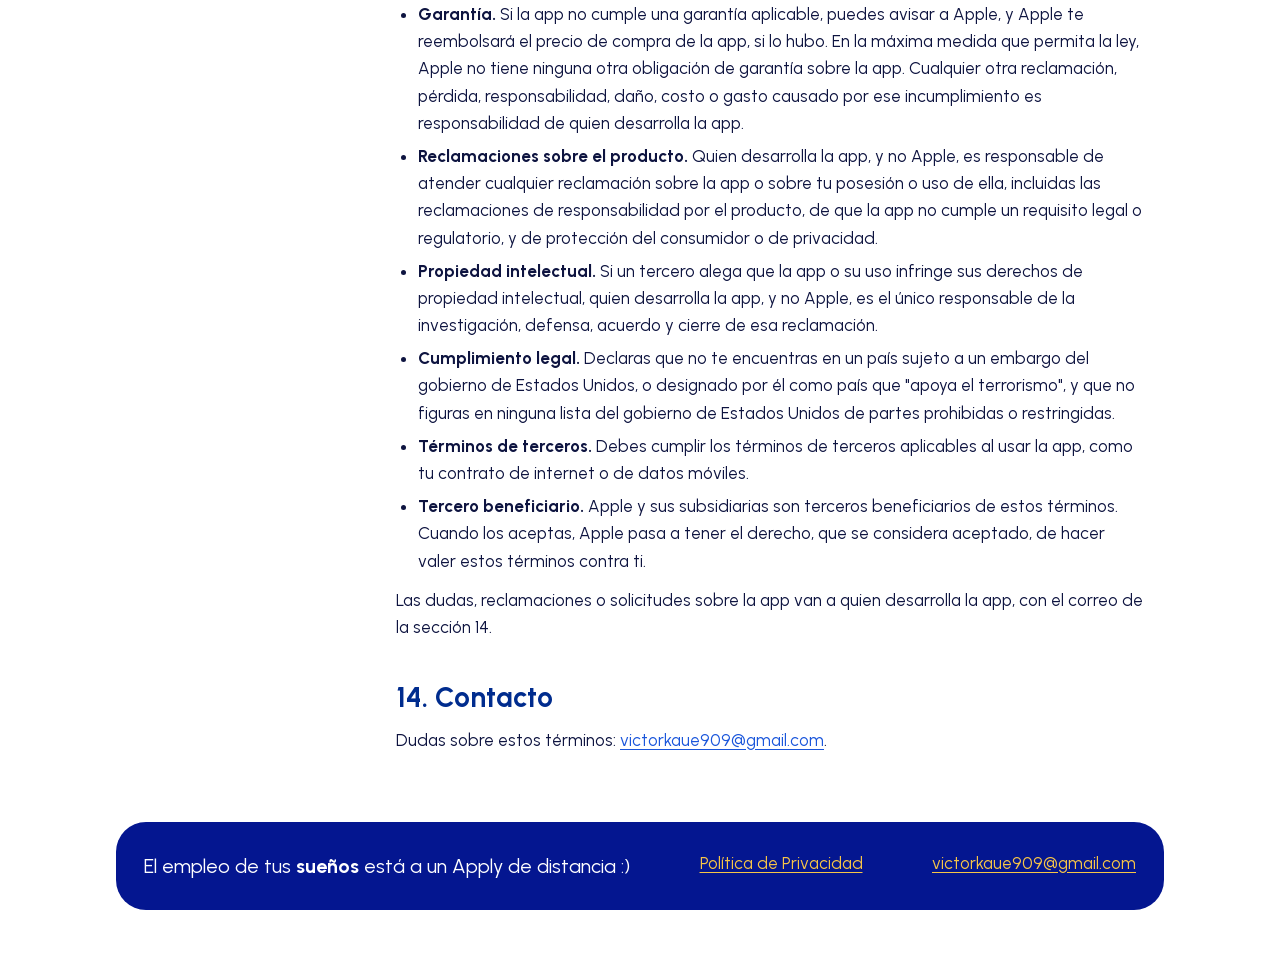
<file: es/terms/index.html>
<!doctype html>
<!-- TODO(KAN-194): add the controller identification, the governing law and the venue if the owner decides to publish them -->
<html lang="es">
<head>
  <meta charset="utf-8">
  <meta name="viewport" content="width=device-width, initial-scale=1">
  <title>Términos de Uso · Apply</title>
  <meta name="description" content="Las reglas para usar Apply: licencia personal, cómo funciona la suscripción Premium y qué pasa cuando termina.">
  <meta name="theme-color" content="#041690">
  <link rel="alternate" hreflang="pt-BR" href="https://challenge18-jobmanager.github.io/JobManager-PrivacyPolicy/terms/">
  <link rel="alternate" hreflang="en" href="https://challenge18-jobmanager.github.io/JobManager-PrivacyPolicy/en/terms/">
  <link rel="alternate" hreflang="es" href="https://challenge18-jobmanager.github.io/JobManager-PrivacyPolicy/es/terms/">
  <link rel="alternate" hreflang="x-default" href="https://challenge18-jobmanager.github.io/JobManager-PrivacyPolicy/en/terms/">
  <link rel="icon" href="../../assets/favicon.svg" type="image/svg+xml">
  <link rel="stylesheet" href="../../assets/style.css">
</head>
<body>
  <a class="skip-link" href="#terminos">Ir a los términos</a>

  <div class="page">
    <header class="topbar">
      <span class="brand"><span class="brand-mark" aria-hidden="true">Apply</span>Apply</span>
      <nav aria-label="Idioma">
        <ul class="languages">
          <li><a href="../../terms/index.html" lang="pt-BR">PT</a></li>
          <li><a href="../../en/terms/index.html" lang="en">EN</a></li>
          <li><a href="index.html" lang="es" aria-current="page">ES</a></li>
        </ul>
      </nav>
    </header>

    <div class="hero">
      <div class="tile tile-title">
        <p class="eyebrow">Términos de Uso</p>
        <h1><strong>Reglas simples</strong> para usar <em>la app</em></h1>
        <p class="updated">Actualizados el 10 de noviembre de 2026</p>
      </div>
      <div class="tile tile-icon" aria-hidden="true">
        <svg viewBox="0 0 24 24"><path d="M9 3h6a2 2 0 0 1 2 2v1h2.5A2.5 2.5 0 0 1 22 8.5v10a2.5 2.5 0 0 1-2.5 2.5h-15A2.5 2.5 0 0 1 2 18.5v-10A2.5 2.5 0 0 1 4.5 6H7V5a2 2 0 0 1 2-2Zm0 2v1h6V5H9Z"/></svg>
      </div>
      <div class="tile tile-fact tile-navy">
        <h2>Uso personal</h2>
        <p>Una licencia personal y limitada para usar la app en tu Mac.</p>
      </div>
      <div class="tile tile-fact tile-yellow">
        <h2>Tus datos son tuyos</h2>
        <p>Las vacantes y los documentos te pertenecen. No tenemos servidores ni cuenta.</p>
      </div>
      <div class="tile tile-fact tile-pink">
        <h2>Se renueva hasta que canceles</h2>
        <p>Cancela al menos 24 horas antes del fin del período, en Ajustes del Sistema.</p>
      </div>
      <div class="tile tile-fact tile-sky">
        <h2>No se borra nada</h2>
        <p>Si la suscripción termina, tus datos se quedan. Solo cambian los límites.</p>
      </div>
    </div>

    <div class="layout">
      <nav class="toc" aria-label="En esta página">
        <h2>En esta página</h2>
        <ol>
          <li><a href="#sobre">Sobre estos términos</a></li>
          <li><a href="#licencia">Licencia</a></li>
          <li><a href="#uso">Uso aceptable</a></li>
          <li><a href="#contenido">Tu contenido y tus datos</a></li>
          <li><a href="#ia">Inteligencia artificial</a></li>
          <li><a href="#planes">Plan gratuito y Premium</a></li>
          <li><a href="#gestionar">Gestionar, cancelar y reembolsos</a></li>
          <li><a href="#fin">Cuando la suscripción termina</a></li>
          <li><a href="#resultados">Sin garantía de resultados</a></li>
          <li><a href="#responsabilidad">Garantía y responsabilidad</a></li>
          <li><a href="#rescision">Rescisión</a></li>
          <li><a href="#cambios">Cambios en estos términos</a></li>
          <li><a href="#apple">Términos exigidos por Apple</a></li>
          <li><a href="#contacto">Contacto</a></li>
        </ol>
      </nav>

      <main id="terminos" class="policy">
        <section id="sobre">
          <h2>1. Sobre estos términos</h2>
          <p>Estos términos son el contrato de licencia de uso (EULA) entre tú y quien desarrolla Apply, una app para Mac que te ayuda a llevar el seguimiento de tus procesos de selección: vacantes, etapas, contactos de reclutadores, documentos y eventos. Al descargar o usar la app, aceptas estos términos. Si no los aceptas, no uses la app.</p>
          <p>Apply lo desarrolla el equipo de Challenge 18. Los términos de la propia Apple para la App Store siguen vigentes para tu descarga y tus compras. Cómo trata la app tus datos se explica en la <a href="../index.html">Política de Privacidad</a>.</p>
        </section>

        <section id="licencia">
          <h2>2. Licencia</h2>
          <p>Te damos una licencia personal, limitada, no exclusiva, intransferible y revocable para instalar y usar la app en Macs de la marca Apple que posees o controlas, para tu propia búsqueda de empleo.</p>
          <p>No puedes:</p>
          <ul>
            <li>copiar, modificar ni crear obras derivadas de la app;</li>
            <li>hacer ingeniería inversa ni intentar extraer el código fuente, salvo donde la ley lo permita a pesar de esta restricción;</li>
            <li>vender, alquilar, prestar, sublicenciar ni poner la app a disposición de terceros de ningún otro modo;</li>
            <li>quitar avisos de derechos de autor o de propiedad.</li>
          </ul>
          <p>La app se licencia, no se vende. Ella y todo lo que contiene, como el código, el diseño y el nombre, siguen siendo de quien la desarrolla y de sus licenciantes.</p>
        </section>

        <section id="uso">
          <h2>3. Uso aceptable</h2>
          <p>Usa la app solo con fines lícitos y de acuerdo con estos términos. En especial, aceptas no:</p>
          <ul>
            <li>usar la app para guardar o tratar contenido ilegal o que vulnere derechos de otras personas;</li>
            <li>intentar eludir los límites del plan gratuito o la verificación de tu suscripción;</li>
            <li>usar la app de una forma que perjudique a otras personas o el funcionamiento de tu Mac.</li>
          </ul>
        </section>

        <section id="contenido">
          <h2>4. Tu contenido y tus datos</h2>
          <p>Las vacantes, los contactos, los documentos, las notas y todo lo demás que agregas a la app son tuyos. Estos términos no nos dan ningún derecho sobre ellos.</p>
          <p>La app no tiene cuenta ni servidor. Tus datos se quedan en tu Mac o en tu iCloud Drive, y nosotros no tenemos copia de ellos. Por eso, eres responsable de tus propias copias de seguridad y de los ajustes de tu iCloud y de tu cuenta de Apple. Borrar algo en la app lo borra del lugar donde la app lo guarda.</p>
        </section>

        <section id="ia">
          <h2>5. Inteligencia artificial</h2>
          <p>La app puede leer el texto de una vacante que pegas y completar los campos por ti. Esa lectura se ejecuta en tu Mac, con Apple Intelligence, y solo funciona en Macs donde esté disponible.</p>
          <p><strong>La IA puede equivocarse.</strong> Puede omitir, inventar o interpretar mal una información. Revisa siempre lo que completó antes de confiar en ello. Eres responsable de la información que guardas y de lo que haces con ella.</p>
        </section>

        <section id="planes">
          <h2>6. Plan gratuito y Premium</h2>
          <h3>Plan gratuito</h3>
          <p>El plan gratuito incluye hasta 10 vacantes activas (las que no están cerradas), hasta 10 documentos en total y 3 autocompletados con IA por mes.</p>
          <h3>Premium</h3>
          <p>Premium quita esos límites: vacantes activas, documentos y autocompletados con IA ilimitados, además de las notificaciones en el centro de notificaciones del sistema.</p>
          <p>Premium es una suscripción de renovación automática. Eliges un período de <strong>1, 3 o 6 meses</strong>. La tienda muestra el precio y el período antes de que confirmes la compra, y el precio varía según el país. Esta página no lista precios.</p>
          <ul>
            <li><strong>Pago:</strong> el importe se cobra a tu cuenta de Apple cuando confirmas la compra.</li>
            <li><strong>Renovación:</strong> la suscripción se renueva sola, por el mismo período, a menos que la canceles al menos 24 horas antes del fin del período actual. La renovación se cobra en las 24 horas previas al fin del período.</li>
            <li><strong>Sin prueba gratuita</strong> y <strong>sin Compartir en Familia</strong>: la suscripción vale solo para tu cuenta de Apple.</li>
            <li><strong>Restaurar compras:</strong> si reinstalas la app o usas un Mac nuevo, usa <em>Restaurar compras</em> en la app para recuperar tu suscripción activa.</li>
          </ul>
          <p>La app comprueba, en tu Mac y a través de la App Store, si tienes una suscripción activa. No recibimos tus datos de pago.</p>
        </section>

        <section id="gestionar">
          <h2>7. Gestionar, cancelar y reembolsos</h2>
          <p>Gestionas o cancelas la suscripción en <span class="path">Ajustes del Sistema › Cuenta de Apple › Suscripciones</span>, o con el botón <em>Gestionar suscripción</em> de la app.</p>
          <p>Cancelar detiene la próxima renovación. Sigues con Premium hasta el fin del período que ya pagaste.</p>
          <p>Los pagos y reembolsos los gestiona Apple, con las reglas de Apple. Para pedir un reembolso, usa el proceso de reembolso de Apple. Nosotros no podemos reembolsar por nuestra cuenta.</p>
        </section>

        <section id="fin">
          <h2>8. Cuando la suscripción termina</h2>
          <p>Si tu suscripción vence o se cancela, <strong>no se borra nada y no se oculta nada</strong>. Sigues viendo y editando todas tus vacantes y documentos.</p>
          <p>Lo que cambia es lo que puedes agregar:</p>
          <ul>
            <li>si tienes más vacantes activas que el límite gratuito, no puedes crear una vacante nueva ni reabrir una cerrada hasta quedar por debajo del límite o volver a suscribirte;</li>
            <li>los límites gratuitos de documentos y de autocompletados con IA se aplican a los elementos nuevos;</li>
            <li>las notificaciones en el centro de notificaciones del sistema se desactivan.</li>
          </ul>
          <p>Cuando vuelvas a suscribirte, Premium vuelve con todo lo que tenías.</p>
        </section>

        <section id="resultados">
          <h2>9. Sin garantía de resultados</h2>
          <p>Apply es una herramienta de organización. No prometemos que usarla te consiga entrevistas, ofertas de empleo ni ningún otro resultado en tu búsqueda. Los nombres y logotipos de empresas y plataformas pertenecen a sus dueños, y Apply no tiene vínculo con ellos.</p>
        </section>

        <section id="responsabilidad">
          <h2>10. Garantía y responsabilidad</h2>
          <p>En la medida en que la ley lo permita, la app se ofrece "tal cual" y "según disponibilidad", sin garantías de ningún tipo, expresas o implícitas, incluida la de que esté libre de errores o siempre disponible.</p>
          <p>En la medida en que la ley lo permita, quien desarrolla la app no responde por daños indirectos o consecuentes, pérdida de datos ni pérdida de oportunidades derivados del uso de la app, y su responsabilidad total ante ti queda limitada al importe que pagaste por Premium en los 12 meses anteriores al hecho que originó la reclamación.</p>
          <p>Nada en estos términos limita derechos que la ley no permite limitar, como los del consumidor.</p>
        </section>

        <section id="rescision">
          <h2>11. Rescisión</h2>
          <p>Puedes dejar de usar la app cuando quieras, eliminándola. Eliminar la app no cancela la suscripción: cancélala como se describe en la sección 7.</p>
          <p>Tu licencia termina automáticamente si incumples estos términos. En ese caso, debes dejar de usar la app y eliminarla. Las secciones que, por su naturaleza, deben seguir vigentes después del fin de la licencia, como la 4, 9 y 10, permanecen en vigor.</p>
        </section>

        <section id="cambios">
          <h2>12. Cambios en estos términos</h2>
          <p>Si estos términos cambian, el texto dentro de la app y el de esta página cambian juntos, y también la fecha de actualización de arriba. Los cambios importantes se avisarán en las notas de la versión de la app. Si sigues usando la app después de un cambio, aceptas los nuevos términos. Si no estás de acuerdo, deja de usar la app.</p>
        </section>

        <section id="apple">
          <h2>13. Términos exigidos por Apple</h2>
          <p>Si obtuviste la app en la App Store, también valen estos puntos:</p>
          <ul>
            <li><strong>Partes.</strong> Estos términos son solo entre tú y quien desarrolla la app, no con Apple. Quien desarrolla la app, y no Apple, es el único responsable de ella y de su contenido.</li>
            <li><strong>Alcance de la licencia.</strong> La licencia se limita al uso en productos de la marca Apple que posees o controlas, y está sujeta a las Reglas de Uso de los Términos y Condiciones de los Servicios Multimedia de Apple.</li>
            <li><strong>Mantenimiento y soporte.</strong> Quien desarrolla la app, y no Apple, es el único responsable de cualquier mantenimiento y soporte. Apple no tiene obligación de prestarlos.</li>
            <li><strong>Garantía.</strong> Si la app no cumple una garantía aplicable, puedes avisar a Apple, y Apple te reembolsará el precio de compra de la app, si lo hubo. En la máxima medida que permita la ley, Apple no tiene ninguna otra obligación de garantía sobre la app. Cualquier otra reclamación, pérdida, responsabilidad, daño, costo o gasto causado por ese incumplimiento es responsabilidad de quien desarrolla la app.</li>
            <li><strong>Reclamaciones sobre el producto.</strong> Quien desarrolla la app, y no Apple, es responsable de atender cualquier reclamación sobre la app o sobre tu posesión o uso de ella, incluidas las reclamaciones de responsabilidad por el producto, de que la app no cumple un requisito legal o regulatorio, y de protección del consumidor o de privacidad.</li>
            <li><strong>Propiedad intelectual.</strong> Si un tercero alega que la app o su uso infringe sus derechos de propiedad intelectual, quien desarrolla la app, y no Apple, es el único responsable de la investigación, defensa, acuerdo y cierre de esa reclamación.</li>
            <li><strong>Cumplimiento legal.</strong> Declaras que no te encuentras en un país sujeto a un embargo del gobierno de Estados Unidos, o designado por él como país que "apoya el terrorismo", y que no figuras en ninguna lista del gobierno de Estados Unidos de partes prohibidas o restringidas.</li>
            <li><strong>Términos de terceros.</strong> Debes cumplir los términos de terceros aplicables al usar la app, como tu contrato de internet o de datos móviles.</li>
            <li><strong>Tercero beneficiario.</strong> Apple y sus subsidiarias son terceros beneficiarios de estos términos. Cuando los aceptas, Apple pasa a tener el derecho, que se considera aceptado, de hacer valer estos términos contra ti.</li>
          </ul>
          <p>Las dudas, reclamaciones o solicitudes sobre la app van a quien desarrolla la app, con el correo de la sección 14.</p>
        </section>


        <section id="contacto">
          <h2>14. Contacto</h2>
          <p>Dudas sobre estos términos: <a href="mailto:victorkaue909@gmail.com">victorkaue909@gmail.com</a>.</p>
        </section>
      </main>
    </div>

    <footer class="footer">
      <p class="tagline">El empleo de tus <strong>sueños</strong> está a un Apply de distancia :)</p>
      <p><a href="../index.html">Política de Privacidad</a></p>
      <p><a href="mailto:victorkaue909@gmail.com">victorkaue909@gmail.com</a></p>
    </footer>
  </div>
</body>
</html>
</file>
<file: assets/style.css>
/*
  Identidade visual provisória do app, tirada do Figma
  (Challenge-18, "02. Design System & Foundations", frame "Teste de cores escolhida").
  Troque os valores de marca aqui quando a identidade for fechada.
*/

@font-face {
  font-family: "Urbanist";
  src: url("fonts/Urbanist.woff2") format("woff2");
  font-weight: 400 800;
  font-style: normal;
  font-display: swap;
}

@font-face {
  font-family: "Urbanist";
  src: url("fonts/Urbanist-Italic.woff2") format("woff2");
  font-weight: 400 800;
  font-style: italic;
  font-display: swap;
}

:root {
  /* Marca */
  --navy: #041690;
  --blue: #006ccb;
  --sky: #badbff;
  --yellow: #f7c547;
  --pink: #d56aa0;
  --royal: #1a56db;
  --deep: #002c8e;

  /* Papéis (claro) */
  --bg: #ffffff;
  --surface: #f3f7ff;
  --border: #dbe5fb;
  --text: #0e1440;
  --text-secondary: #4a5275;
  --heading: var(--deep);
  --link: var(--royal);
  --focus: var(--royal);

  --radius-card: 1.875rem;
  --radius-medium: 0.875rem;
  --radius-small: 0.625rem;

  --font: "Urbanist", -apple-system, BlinkMacSystemFont, "Helvetica Neue", Arial, sans-serif;

  color-scheme: light;
}

@media (prefers-color-scheme: dark) {
  :root {
    --bg: #060a2b;
    --surface: #0d1450;
    --border: #1f2a75;
    --text: #eef2ff;
    --text-secondary: #b7c0e6;
    --heading: var(--sky);
    --link: #8fc2ff;
    --focus: var(--yellow);
    color-scheme: dark;
  }
}

@media (prefers-contrast: more) {
  :root {
    --text-secondary: var(--text);
    --border: var(--text-secondary);
  }
}

*,
*::before,
*::after {
  box-sizing: border-box;
}

html {
  -webkit-text-size-adjust: 100%;
  scroll-behavior: smooth;
}

/*
  Telas grandes: tudo aqui em baixo é rem, então escalar o tamanho base escala a página inteira
  (texto, coluna, grade de cards e sumário) na mesma proporção. Até 1600 px de largura nada muda
  (16 px); depois cresce com a largura da janela e para em 225 % (36 px, a partir de 5600 px).
  A parte fixa em % (50 %) faz o zoom do navegador (⌘+) continuar valendo em telas grandes: só com
  1vw o zoom encolhia a largura em px de CSS na mesma proporção e o texto não mudava.
  A coluna de texto é limitada em ch, então a linha de leitura não estica.
*/
@media (min-width: 1600px) {
  html {
    font-size: clamp(100%, 50% + 0.5vw, 225%);
  }
}

@media (prefers-reduced-motion: reduce) {
  html {
    scroll-behavior: auto;
  }
}

body {
  margin: 0;
  background: var(--bg);
  color: var(--text);
  font-family: var(--font);
  font-size: 1.0625rem;
  line-height: 1.6;
}

a {
  color: var(--link);
  text-underline-offset: 0.1875rem;
}

a:focus-visible {
  outline: 0.1875rem solid var(--focus);
  outline-offset: 0.1875rem;
  border-radius: 0.25rem;
}

.skip-link {
  position: absolute;
  left: 1rem;
  top: -3rem;
  padding: 0.5rem 1rem;
  background: var(--yellow);
  color: var(--navy);
  border-radius: var(--radius-small);
  font-weight: 700;
  z-index: 10;
}

.skip-link:focus {
  top: 1rem;
}

.page {
  max-width: 67.5rem;
  margin: 0 auto;
  padding: 1.5rem 1rem 3rem;
}

/* Topo */

.topbar {
  display: flex;
  align-items: center;
  justify-content: space-between;
  gap: 1rem;
  margin-bottom: 1.5rem;
}

.brand {
  display: inline-flex;
  align-items: center;
  gap: 0.75rem;
  color: var(--heading);
  font-weight: 700;
  font-size: 1.25rem;
  text-decoration: none;
}

.brand-mark {
  display: grid;
  place-items: center;
  width: 2.75rem;
  height: 2.75rem;
  border-radius: var(--radius-small);
  background: var(--navy);
  color: #ffffff;
  font-size: 0.875rem;
  font-weight: 700;
  letter-spacing: -0.01em;
  box-shadow: inset 0 0 0 1px var(--border);
}

.languages {
  display: flex;
  gap: 0.25rem;
  padding: 0.25rem;
  margin: 0;
  list-style: none;
  border: 1px solid var(--border);
  border-radius: 999px;
}

.languages a {
  display: block;
  padding: 0.25rem 0.75rem;
  border-radius: 999px;
  color: var(--text-secondary);
  font-weight: 600;
  font-size: 0.9375rem;
  text-decoration: none;
}

.languages a[aria-current="page"] {
  background: var(--navy);
  color: #ffffff;
}

/* Bento do topo */

.hero {
  display: grid;
  grid-template-columns: repeat(4, 1fr);
  gap: 1rem;
  margin-bottom: 2.5rem;
}

.tile {
  border-radius: var(--radius-card);
  padding: 1.75rem;
  min-height: 11.25rem;
}

.tile h2,
.tile p {
  margin: 0;
}

.tile-title {
  grid-column: span 3;
  background: var(--sky);
  color: var(--royal);
  display: flex;
  flex-direction: column;
  justify-content: space-between;
  gap: 1.5rem;
}

.tile-title h1 {
  margin: 0;
  font-size: clamp(2.5rem, 6vw, 4.5rem);
  line-height: 1.05;
  font-weight: 400;
  letter-spacing: -0.01em;
}

.tile-title h1 strong {
  font-weight: 700;
}

.tile-title h1 em {
  display: block;
}

.tile-title .eyebrow {
  color: var(--deep);
  font-weight: 600;
}

.updated {
  align-self: flex-start;
  padding: 0.375rem 1rem;
  border-radius: 999px;
  background: var(--yellow);
  color: var(--deep);
  font-weight: 700;
  font-size: 0.9375rem;
}

.tile-icon {
  background: var(--blue);
  display: grid;
  place-items: center;
}

.tile-icon svg {
  width: 6rem;
  height: 6rem;
  fill: var(--sky);
}

.tile-fact {
  display: flex;
  flex-direction: column;
  justify-content: flex-end;
  gap: 0.5rem;
}

.tile-fact h2 {
  font-size: 1.5rem;
  line-height: 1.15;
}

.tile-fact p {
  font-size: 1rem;
  line-height: 1.45;
}

.tile-navy {
  background: var(--navy);
  color: #ffffff;
}

.tile-navy h2 {
  color: var(--yellow);
}

.tile-yellow {
  background: var(--yellow);
  color: var(--deep);
}

.tile-pink {
  background: var(--pink);
  color: var(--navy);
}

.tile-sky {
  background: var(--sky);
  color: var(--deep);
}

@media (max-width: 860px) {
  .hero {
    grid-template-columns: repeat(2, 1fr);
  }

  .tile-title {
    grid-column: span 2;
  }

  .tile-icon {
    display: none;
  }
}

@media (max-width: 520px) {
  .hero {
    grid-template-columns: 1fr;
  }

  .tile-title {
    grid-column: span 1;
  }

  .tile {
    padding: 1.5rem;
    min-height: 0;
  }
}

/* Texto da política */

.layout {
  display: grid;
  grid-template-columns: 15rem minmax(0, 1fr);
  gap: 2.5rem;
  align-items: start;
}

.toc {
  position: sticky;
  top: 1.5rem;
  padding: 1.25rem;
  border-radius: var(--radius-medium);
  background: var(--surface);
}

.toc h2 {
  margin: 0 0 0.5rem;
  font-size: 0.875rem;
  text-transform: uppercase;
  letter-spacing: 0.06em;
  color: var(--text-secondary);
}

.toc ol {
  margin: 0;
  padding-left: 1.25rem;
  font-size: 0.9375rem;
  line-height: 1.5;
}

.toc li + li {
  margin-top: 0.375rem;
}

.toc a {
  color: var(--text);
  text-decoration: none;
}

.toc a:hover {
  color: var(--link);
  text-decoration: underline;
}

@media (max-width: 860px) {
  .layout {
    grid-template-columns: 1fr;
    gap: 1.5rem;
  }

  .toc {
    position: static;
  }
}

.policy {
  max-width: 68ch;
}

.policy section {
  scroll-margin-top: 1.5rem;
}

.policy section + section {
  margin-top: 2.5rem;
}

.policy h2 {
  margin: 0 0 0.75rem;
  color: var(--heading);
  font-size: 1.75rem;
  line-height: 1.2;
  font-weight: 700;
}

.policy h3 {
  margin: 1.5rem 0 0.5rem;
  color: var(--heading);
  font-size: 1.1875rem;
  font-weight: 700;
}

.policy p,
.policy ul {
  margin: 0 0 0.75rem;
}

.policy ul {
  padding-left: 1.375rem;
}

.policy li + li {
  margin-top: 0.375rem;
}

.policy strong {
  font-weight: 700;
}

.note {
  padding: 1rem 1.25rem;
  border-radius: var(--radius-medium);
  background: var(--surface);
  border-left: 0.375rem solid var(--yellow);
}

.path {
  font-weight: 600;
  white-space: nowrap;
}

/* Rodapé */

.footer {
  margin-top: 3.5rem;
  padding: 1.75rem;
  border-radius: var(--radius-card);
  background: var(--navy);
  color: #ffffff;
  display: flex;
  flex-wrap: wrap;
  justify-content: space-between;
  gap: 1rem;
}

.footer p {
  margin: 0;
}

.footer a {
  color: var(--yellow);
}

.footer .tagline {
  font-size: 1.25rem;
}

/* Caminhos longos (.path) não cabem numa linha de celular: quebram em vez de gerar rolagem horizontal. */
@media (max-width: 600px) {
  .path {
    white-space: normal;
    overflow-wrap: anywhere;
  }
}

@media print {
  .topbar .languages,
  .toc,
  .hero .tile-icon,
  .skip-link {
    display: none;
  }

  .layout {
    display: block;
  }

  .tile,
  .footer {
    background: none !important;
    color: #000000 !important;
    border: 1px solid #cccccc;
  }
}
</file>
